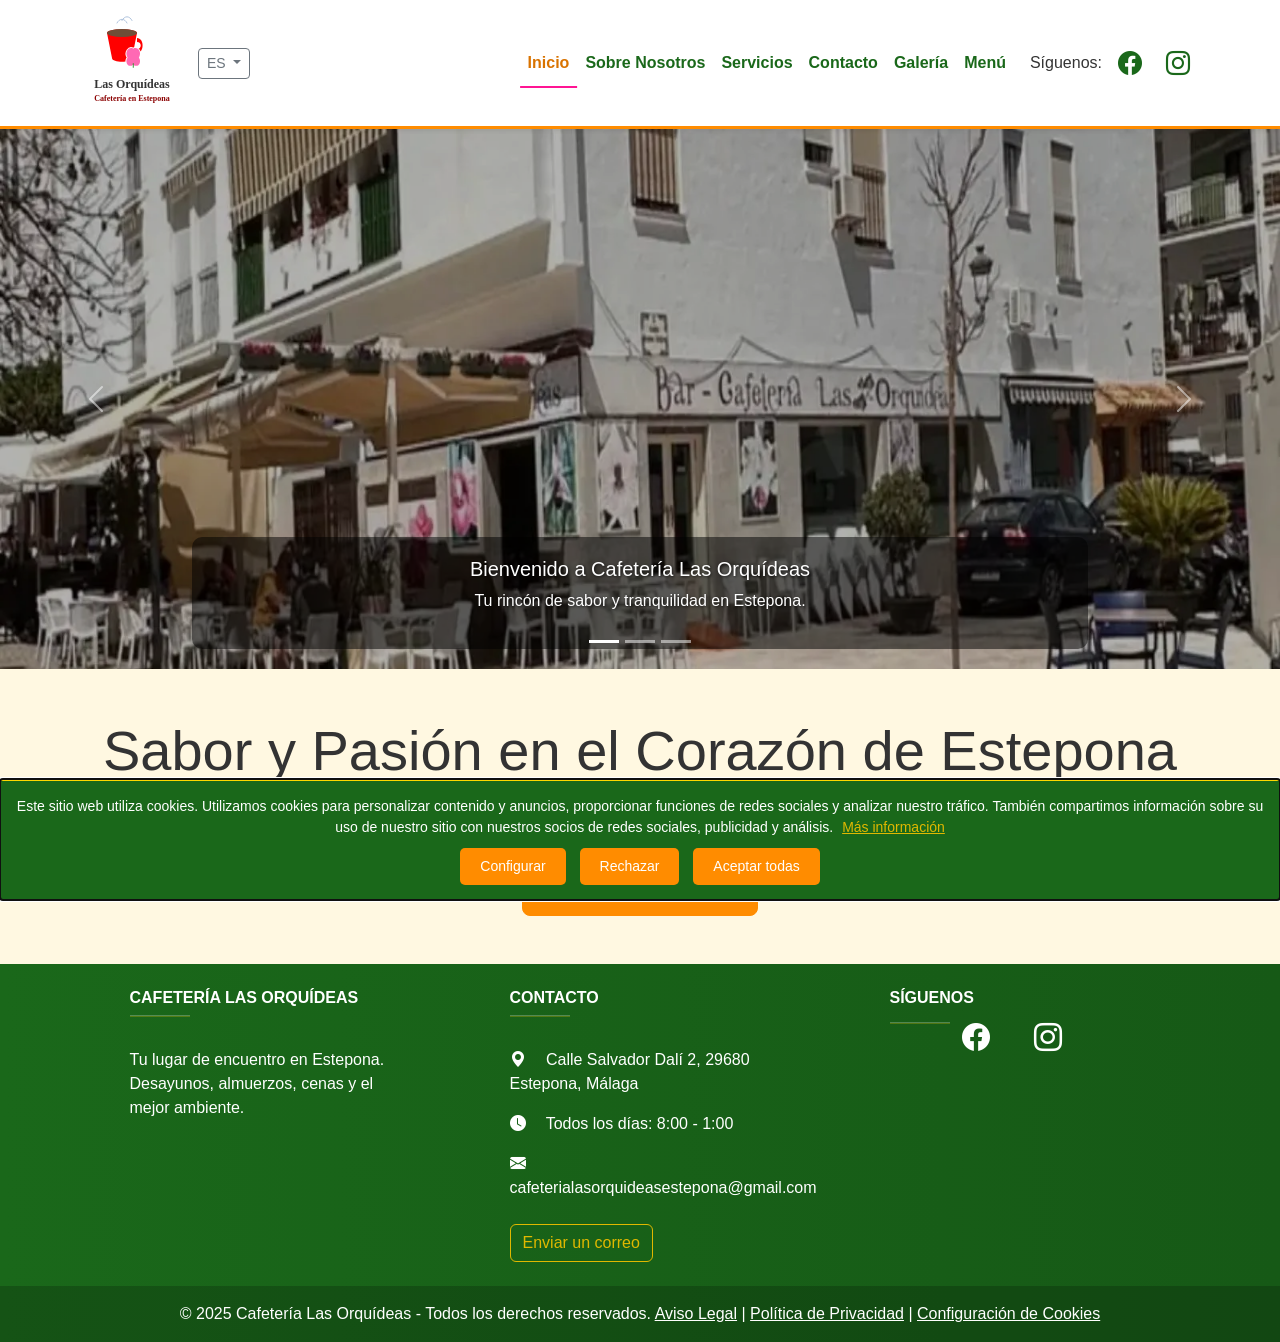
<file: index.html>
<!DOCTYPE html>
<html lang="es">
<head>
    <meta charset="UTF-8">
    <meta name="viewport" content="width=device-width, initial-scale=1.0">
    <title>Cafetería Las Orquídeas - Estepona</title>
    <meta name="description" content="Descubre Cafetería Las Orquídeas en Estepona, junto al Orquidario. Disfruta de desayunos, tapas, almuerzos y cenas en un ambiente familiar. ¡Te esperamos!">
    <meta name="keywords" content="cafetería Estepona, bar de tapas, desayunos Estepona, comer en Estepona, Las Orquídeas, café, restaurante español">
    <meta name="author" content="Cafetería Las Orquídeas">
    <!-- Open Graph / Facebook -->
    <meta property="og:type" content="website">
    <meta property="og:url" content="https://cafeterialasorquideasestepona.pages.dev/index.html">
    <meta property="og:title" content="Cafetería Las Orquídeas - Estepona">
    <meta property="og:description" content="Descubre Cafetería Las Orquídeas en Estepona, junto al Orquidario. Disfruta de desayunos, tapas, almuerzos y cenas en un ambiente familiar. ¡Te esperamos!">
    <meta property="og:image" content="https://cafeterialasorquideasestepona.pages.dev/imagenes/cafefuera.webp">

    <link href="https://cdn.jsdelivr.net/npm/bootstrap@5.3.3/dist/css/bootstrap.min.css" rel="stylesheet">
    <link rel="stylesheet" href="https://cdn.jsdelivr.net/npm/bootstrap-icons@1.11.3/font/bootstrap-icons.min.css">
    <link rel="stylesheet" href="css/style.css">
    <!-- Schema Markup (JSON-LD) para la Cafetería -->
    <script type="application/ld+json">
    {
      "@context": "https://schema.org",
      "@type": "CafeOrCoffeeShop",
      "name": "Cafetería Las Orquídeas",
      "image": "https://cafeterialasorquideasestepona.pages.dev/imagenes/cafefuera.webp",
      "@id": "https://cafeterialasorquideasestepona.pages.dev",
      "url": "https://cafeterialasorquideasestepona.pages.dev",
      "priceRange": "€€",
      "menu": "https://cafeterialasorquideasestepona.pages.dev/menu.html",
      "servesCuisine": "Española",
      "address": {
        "@type": "PostalAddress",
        "streetAddress": "Calle Salvador Dalí, 2",
        "addressLocality": "Estepona",
        "postalCode": "29680",
        "addressRegion": "Málaga",
        "addressCountry": "ES"
      },
      "geo": {
        "@type": "GeoCoordinates",
        "latitude": 36.4269,
        "longitude": -5.153
      },
      "openingHoursSpecification": {
        "@type": "OpeningHoursSpecification",
        "dayOfWeek": [
          "Monday",
          "Tuesday",
          "Wednesday",
          "Thursday",
          "Friday",
          "Saturday",
          "Sunday"
        ],
        "opens": "08:00",
        "closes": "01:00"
      }
    }
    </script>
</head>
<body>

    <!-- Header y Menú de Navegación -->
    <header class="sticky-top">
        <nav class="navbar navbar-expand-lg navbar-light bg-light shadow-sm">
            <div class="container">
                <a class="navbar-brand" href="index.html">
                    <img src="imagenes/logo.svg" alt="Logo Cafetería Las Orquídeas" width="100">
                </a>
                <!-- Selector de idioma y Toggler para móviles -->
                <div class="d-flex align-items-center">
                    <div class="dropdown me-2">
                        <button class="btn btn-outline-secondary btn-sm dropdown-toggle" type="button" id="language-switcher" data-bs-toggle="dropdown" aria-expanded="false">
                            <span id="current-lang-display">ES</span>
                        </button>
                        <ul class="dropdown-menu dropdown-menu-end" aria-labelledby="language-switcher">
                            <li><a class="dropdown-item" href="#" data-lang="es">ES</a></li>
                            <li><a class="dropdown-item" href="#" data-lang="en">EN</a></li>
                        </ul>
                    </div>
                <button class="navbar-toggler" type="button" data-bs-toggle="collapse" data-bs-target="#navbarNav" aria-controls="navbarNav" aria-expanded="false" aria-label="Toggle navigation">
                    <span class="navbar-toggler-icon"></span>
                </button>
                </div>
                <div class="collapse navbar-collapse" id="navbarNav">
                    <ul class="navbar-nav ms-auto">
                        <li class="nav-item"><a class="nav-link active" href="index.html" data-i18n="nav_home">Inicio</a></li>
                        <li class="nav-item"><a class="nav-link" href="sobre-nosotros.html" data-i18n="nav_about">Sobre Nosotros</a></li>
                        <li class="nav-item"><a class="nav-link" href="servicios.html" data-i18n="nav_services">Servicios</a></li>
                        <li class="nav-item"><a class="nav-link" href="contacto.html" data-i18n="nav_contact">Contacto</a></li>
                        <li class="nav-item"><a class="nav-link" href="galeria.html" data-i18n="nav_gallery">Galería</a></li>
                        <li class="nav-item"><a class="nav-link" href="menu.html" data-i18n="nav_menu">Menú</a></li>
                    </ul>
                    <div class="d-flex align-items-center ms-lg-3 mt-2 mt-lg-0">
                        <span class="me-2" data-i18n="follow_us">Síguenos:</span>
                        <a href="https://www.facebook.com/share/1Si8FLVas2/" target="_blank" class="nav-link me-2 social-icon"><i class="bi bi-facebook fs-4"></i></a>
                        <a href="https://www.instagram.com/cafeterialasorquideas?igsh=MTlsajF0eG0wczdncg==" target="_blank" class="nav-link social-icon"><i class="bi bi-instagram fs-4"></i></a>
                    </div>
                </div>
            </div>
        </nav>
    </header>

    <main>
        <!-- Carrusel de Imágenes -->
        <div id="heroCarousel" class="carousel slide" data-bs-ride="carousel">
            <div class="carousel-indicators">
                <button type="button" data-bs-target="#heroCarousel" data-bs-slide-to="0" class="active" aria-current="true" aria-label="Slide 1"></button>
                <button type="button" data-bs-target="#heroCarousel" data-bs-slide-to="1" aria-label="Slide 2"></button>
                <button type="button" data-bs-target="#heroCarousel" data-bs-slide-to="2" aria-label="Slide 3"></button>
            </div>
            <div class="carousel-inner">
                <div class="carousel-item active">
                    <img src="imagenes/cafebar.webp" class="d-block w-100" alt="Exteriores de la cafetería" decoding="async">
                    <div class="carousel-caption">
                        <h5 data-i18n="carousel_welcome_title">Bienvenido a Cafetería Las Orquídeas</h5>
                        <p data-i18n="carousel_welcome_text">Tu rincón de sabor y tranquilidad en Estepona.</p>
                    </div>
                </div>
                <div class="carousel-item">
                    <img src="imagenes/desayunotipico.png" class="d-block w-100" alt="Tostadas, tomate y aceite de oliva" loading="lazy" decoding="async">
                    <div class="carousel-caption">
                        <h5 data-i18n="carousel_breakfast_title">Desayunos y Meriendas</h5>
                        <p data-i18n="carousel_breakfast_text">Disfruta de nuestro café de especialidad y desayuno típico español.</p>
                    </div>
                </div>
                <div class="carousel-item">
                    <img src="imagenes/orchidarium.webp" class="d-block w-100" alt="Orquidario de Estepona con sus jardines y cúpulas" loading="lazy" decoding="async">
                    <div class="carousel-caption">
                        <h5 data-i18n="carousel_location_title">Ubicación Privilegiada</h5>
                        <p data-i18n="carousel_location_text">Junto al Orquidario, con vistas a preciosos jardines.</p>
                    </div>
                </div>
            </div>
            <button class="carousel-control-prev" type="button" data-bs-target="#heroCarousel" data-bs-slide="prev">
                <span class="carousel-control-prev-icon" aria-hidden="true"></span>
                <span class="visually-hidden">Anterior</span>
            </button>
            <button class="carousel-control-next" type="button" data-bs-target="#heroCarousel" data-bs-slide="next">
                <span class="carousel-control-next-icon" aria-hidden="true"></span>
                <span class="visually-hidden">Siguiente</span>
            </button>
        </div>

        <!-- Sección de Bienvenida -->
        <section class="container my-5 text-center">
            <h1 class="display-4" data-i18n="welcome_title">Sabor y Pasión en el Corazón de Estepona</h1>
            <p class="lead" data-i18n="welcome_text">Te invitamos a descubrir un lugar donde la tradición de la comida española se encuentra con un ambiente acogedor y familiar. Perfecto para cada momento del día.</p>
            <a href="servicios.html" class="btn btn-primary btn-lg" data-i18n="welcome_button">Ver Nuestros Servicios</a>
        </section>
    </main>

    <!-- Footer -->
    <footer class="bg-dark text-white pt-4">
        <div class="container text-center text-md-start">
            <div class="row">
                <div class="col-md-4 col-lg-3 mx-auto mb-4">
                    <h6 class="text-uppercase fw-bold" data-i18n="footer_title">Cafetería Las Orquídeas</h6>
                    <hr class="mb-4 mt-0 d-inline-block mx-auto" style="width: 60px; background-color: #ffc107; height: 2px"/>
                    <p data-i18n="footer_description">Tu lugar de encuentro en Estepona. Desayunos, almuerzos, cenas y el mejor ambiente.</p>
                </div>
                <div class="col-md-4 col-lg-3 mx-auto mb-4">
                    <h6 class="text-uppercase fw-bold" data-i18n="footer_contact_title">Contacto</h6>
                    <hr class="mb-4 mt-0 d-inline-block mx-auto" style="width: 60px; background-color: #ffc107; height: 2px"/>
                    <p data-i18n="footer_contact_address"><i class="bi bi-geo-alt-fill me-3"></i>Calle Salvador Dalí 2, 29680 Estepona, Málaga</p>
                    <p data-i18n="footer_contact_hours"><i class="bi bi-clock-fill me-3"></i>Todos los días: 8:00 - 1:00</p>
                    <p><i class="bi bi-envelope-fill me-3"></i>cafeterialasorquideasestepona@gmail.com</p>
                    <a href="mailto:cafeterialasorquideasestepona@gmail.com" class="btn btn-outline-warning mt-2" data-i18n="footer_contact_email_button">Enviar un correo</a>
                </div>
                <div class="col-md-4 col-lg-3 mx-auto mb-md-0 mb-4">
                    <h6 class="text-uppercase fw-bold" data-i18n="footer_follow_title">Síguenos</h6>
                    <hr class="mb-4 mt-0 d-inline-block mx-auto" style="width: 60px; background-color: #ffc107; height: 2px"/>
                    <a href="https://www.facebook.com/share/1Si8FLVas2/" target="_blank" class="text-white me-4 social-icon"><i class="bi bi-facebook fs-3"></i></a>
                    <a href="https://www.instagram.com/cafeterialasorquideas?igsh=MTlsajF0eG0wczdncg==" target="_blank" class="text-white social-icon"><i class="bi bi-instagram fs-3"></i></a>
                </div>
            </div>
        </div>
        <div class="text-center p-3" style="background-color: rgba(0, 0, 0, 0.2);">
            <span data-i18n="footer_copyright">© 2025 Cafetería Las Orquídeas - Todos los derechos reservados.</span>
            <a class="text-white" href="aviso-legal.html" data-i18n="footer_legal">Aviso Legal</a> |
            <a class="text-white" href="politica-privacidad.html" data-i18n="footer_privacy">Política de Privacidad</a> |
            <a class="text-white" href="configurar-cookies.html" id="cookie-settings" data-i18n="footer_cookies_settings">Configuración de Cookies</a>
        </div>
    </footer>

   <!-- Banner de Cookies -->
<div id="cookie-banner" class="cookie-banner" role="dialog" aria-label="Aviso de cookies" aria-modal="true" tabindex="-1">
  <div class="cookie-text">
    <span data-i18n="cookie_banner_text">Este sitio web utiliza cookies. Utilizamos cookies para personalizar contenido y anuncios, proporcionar funciones de redes sociales y analizar nuestro tráfico. También compartimos información sobre su uso de nuestro sitio con nuestros socios de redes sociales, publicidad y análisis.</span>
    <a href="informacion-cookies.html" data-i18n="cookie_banner_more_info">Más información</a>
  </div>
  <div class="cookie-buttons">
    <button id="config-cookies" class="cookie-btn" data-i18n="cookie_banner_config">Configurar</button>
    <button id="reject-cookies" class="cookie-btn" data-i18n="cookie_banner_reject">Rechazar</button>
    <button id="accept-cookies" class="cookie-btn" data-i18n="cookie_banner_accept">Aceptar todas</button>
  </div>
</div>

    </div>

    <script src="https://cdn.jsdelivr.net/npm/bootstrap@5.3.3/dist/js/bootstrap.bundle.min.js"></script>
    <script src="js/main.js"></script>
</body>
</html>
</file>
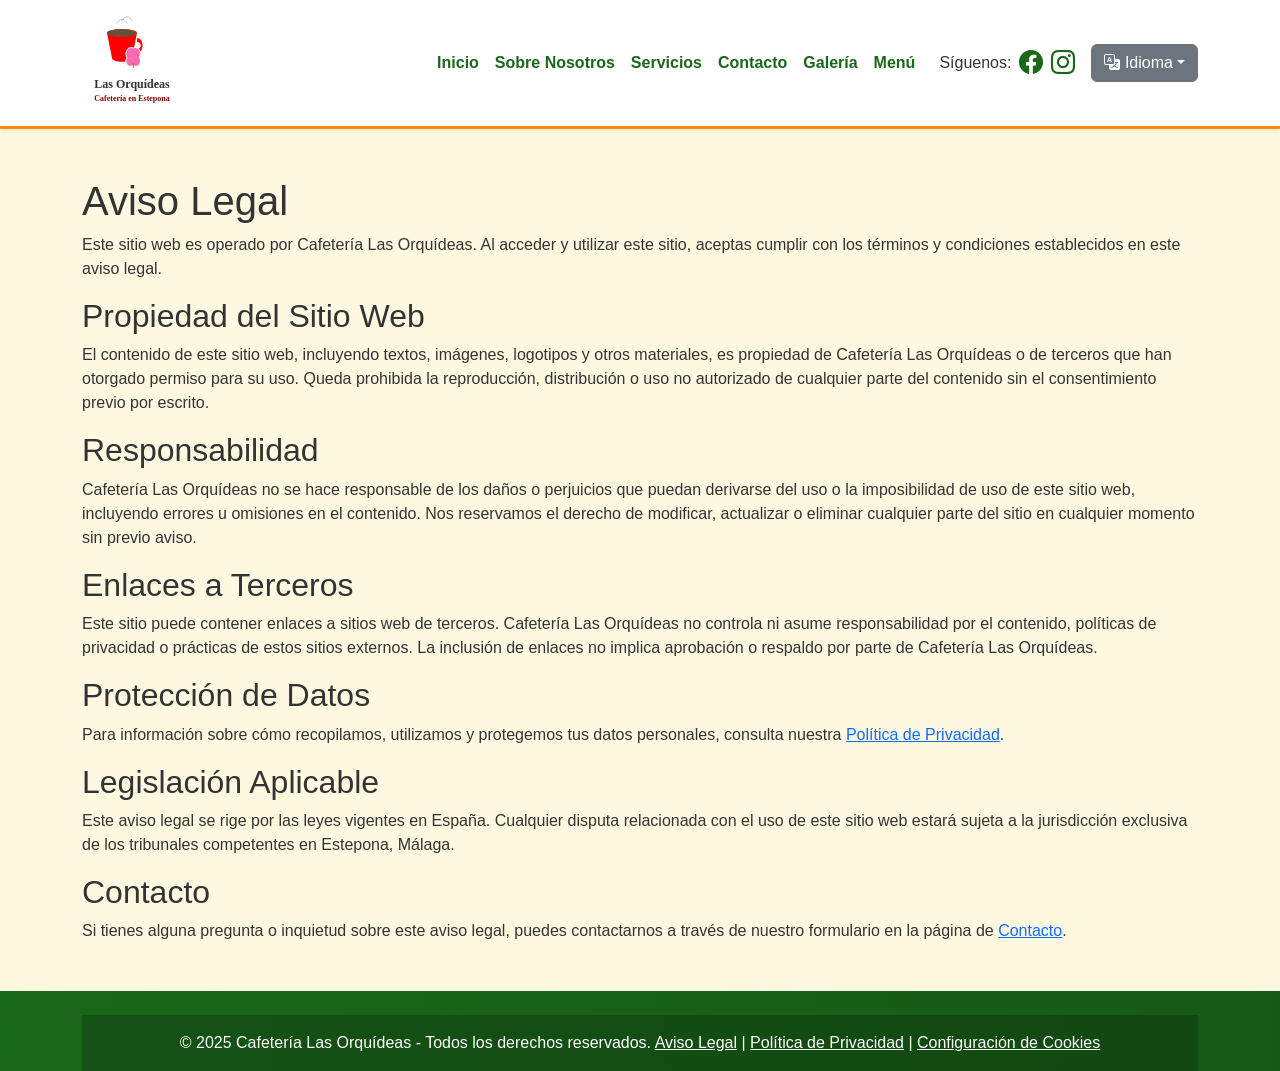
<file: aviso-legal.html>
<!DOCTYPE html>
<html lang="es">
<head>
    <meta charset="UTF-8">
    <meta name="viewport" content="width=device-width, initial-scale=1.0">
    <title>Aviso Legal - Cafetería Las Orquídeas</title>
    <link href="https://cdn.jsdelivr.net/npm/bootstrap@5.3.3/dist/css/bootstrap.min.css" rel="stylesheet">
    <link rel="stylesheet" href="https://cdn.jsdelivr.net/npm/bootstrap-icons@1.11.3/font/bootstrap-icons.min.css">
    <link rel="stylesheet" href="css/style.css">
</head>
<body>
    <!-- Header y Menú de Navegación -->
    <header class="sticky-top">
        <nav class="navbar navbar-expand-lg navbar-light bg-light shadow-sm">
            <div class="container">
                <a class="navbar-brand" href="index.html">
                    <img src="imagenes/logo.svg" alt="Logo Cafetería Las Orquídeas" width="100">
                </a>
                <button class="navbar-toggler" type="button" data-bs-toggle="collapse" data-bs-target="#navbarNav" aria-controls="navbarNav" aria-expanded="false" aria-label="Toggle navigation">
                    <span class="navbar-toggler-icon"></span>
                </button>
                <div class="collapse navbar-collapse" id="navbarNav">
                    <ul class="navbar-nav ms-auto">
                        <li class="nav-item"><a class="nav-link" href="index.html" data-i18n="nav_home">Inicio</a></li>
                        <li class="nav-item"><a class="nav-link" href="sobre-nosotros.html" data-i18n="nav_about">Sobre Nosotros</a></li>
                        <li class="nav-item"><a class="nav-link" href="servicios.html" data-i18n="nav_services">Servicios</a></li>
                        <li class="nav-item"><a class="nav-link" href="contacto.html" data-i18n="nav_contact">Contacto</a></li>
                        <li class="nav-item"><a class="nav-link" href="galeria.html" data-i18n="nav_gallery">Galería</a></li>
                        <li class="nav-item"><a class="nav-link" href="menu.html" data-i18n="nav_menu">Menú</a></li>
                    </ul>
                    <div class="d-flex align-items-center ms-lg-3 mt-2 mt-lg-0">
                        <span class="me-2" data-i18n="follow_us">Síguenos:</span>
                        <a href="https://www.facebook.com/share/1Si8FLVas2/" target="_blank" class="nav-link me-2"><i class="bi bi-facebook fs-4"></i></a>
                        <a href="https://www.instagram.com/cafeterialasorquideas?igsh=MTlsajF0eG0wczdncg==" target="_blank" class="nav-link"><i class="bi bi-instagram fs-4"></i></a>
                    </div>
                    <!-- Selector de idioma -->
                    <div class="dropdown ms-lg-3 mt-2 mt-lg-0">
                        <button class="btn btn-secondary dropdown-toggle" type="button" id="language-switcher" data-bs-toggle="dropdown" aria-expanded="false" data-i18n="language_button">
                            <i class="bi bi-translate"></i> Idioma
                        </button>
                        <ul class="dropdown-menu" aria-labelledby="language-switcher">
                            <li><a class="dropdown-item" href="#" data-lang="es">Español</a></li>
                            <li><a class="dropdown-item" href="#" data-lang="en">English</a></li>
                        </ul>
                    </div>
                </div>
            </div>
        </nav>
    </header>

    <main class="container my-5">
        <h1 data-i18n="legal_notice_title">Aviso Legal</h1>
        <p data-i18n="legal_notice_p1">Este sitio web es operado por Cafetería Las Orquídeas. Al acceder y utilizar este sitio, aceptas cumplir con los términos y condiciones establecidos en este aviso legal.</p>
        <h2 data-i18n="legal_notice_h2_property">Propiedad del Sitio Web</h2>
        <p data-i18n="legal_notice_p2_property">El contenido de este sitio web, incluyendo textos, imágenes, logotipos y otros materiales, es propiedad de Cafetería Las Orquídeas o de terceros que han otorgado permiso para su uso. Queda prohibida la reproducción, distribución o uso no autorizado de cualquier parte del contenido sin el consentimiento previo por escrito.</p>
        <h2 data-i18n="legal_notice_h2_liability">Responsabilidad</h2>
        <p data-i18n="legal_notice_p3_liability">Cafetería Las Orquídeas no se hace responsable de los daños o perjuicios que puedan derivarse del uso o la imposibilidad de uso de este sitio web, incluyendo errores u omisiones en el contenido. Nos reservamos el derecho de modificar, actualizar o eliminar cualquier parte del sitio en cualquier momento sin previo aviso.</p>
        <h2 data-i18n="legal_notice_h2_links">Enlaces a Terceros</h2>
        <p data-i18n="legal_notice_p4_links">Este sitio puede contener enlaces a sitios web de terceros. Cafetería Las Orquídeas no controla ni asume responsabilidad por el contenido, políticas de privacidad o prácticas de estos sitios externos. La inclusión de enlaces no implica aprobación o respaldo por parte de Cafetería Las Orquídeas.</p>
        <h2 data-i18n="legal_notice_h2_data">Protección de Datos</h2>
        <p data-i18n="legal_notice_p5_data">Para información sobre cómo recopilamos, utilizamos y protegemos tus datos personales, consulta nuestra <a href="politica-privacidad.html">Política de Privacidad</a>.</p>
        <h2 data-i18n="legal_notice_h2_law">Legislación Aplicable</h2>
        <p data-i18n="legal_notice_p6_law">Este aviso legal se rige por las leyes vigentes en España. Cualquier disputa relacionada con el uso de este sitio web estará sujeta a la jurisdicción exclusiva de los tribunales competentes en Estepona, Málaga.</p>
        <h2 data-i18n="legal_notice_h2_contact">Contacto</h2>
        <p data-i18n="legal_notice_p7_contact">Si tienes alguna pregunta o inquietud sobre este aviso legal, puedes contactarnos a través de nuestro formulario en la página de <a href="contacto.html">Contacto</a>.</p>
    </main>

    <!-- Footer -->
    <footer class="bg-dark text-white pt-4">
        <div class="container text-center text-md-start">
            <div class="text-center p-3" style="background-color: rgba(0, 0, 0, 0.2);">
                <span data-i18n="footer_copyright">© 2025 Cafetería Las Orquídeas - Todos los derechos reservados.</span>
                <a class="text-white" href="aviso-legal.html" data-i18n="footer_legal">Aviso Legal</a> |
                <a class="text-white" href="politica-privacidad.html" data-i18n="footer_privacy">Política de Privacidad</a> |
                <a class="text-white" href="configurar-cookies.html" id="cookie-settings" data-i18n="footer_cookies_settings">Configuración de Cookies</a>
            </div>
        </div>
    </footer>

    <script src="https://cdn.jsdelivr.net/npm/bootstrap@5.3.3/dist/js/bootstrap.bundle.min.js"></script>
    <script src="js/main.js"></script>
</body>
</html>
</file>
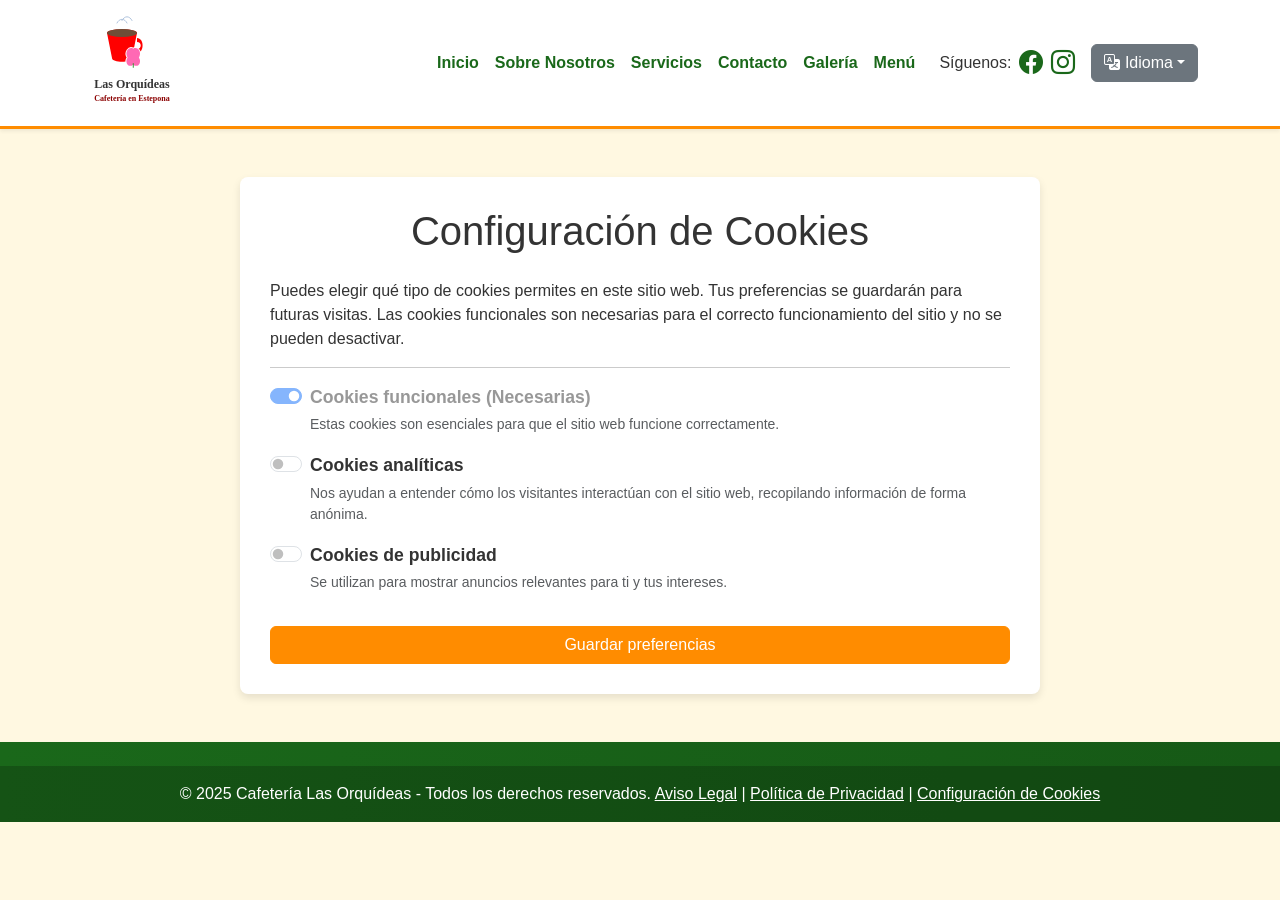
<file: configurar-cookies.html>
<!DOCTYPE html>
<html lang="es">
<head>
    <meta charset="UTF-8">
    <meta name="viewport" content="width=device-width, initial-scale=1.0">
    <title>Configurar Cookies - Cafetería Las Orquídeas</title>
    <link href="https://cdn.jsdelivr.net/npm/bootstrap@5.3.3/dist/css/bootstrap.min.css" rel="stylesheet">
    <link rel="stylesheet" href="https://cdn.jsdelivr.net/npm/bootstrap-icons@1.11.3/font/bootstrap-icons.min.css">
    <link rel="stylesheet" href="css/style.css">
    <style>
        .cookie-config-container {
            max-width: 800px;
            background: white;
            padding: 30px;
            border-radius: 8px;
            box-shadow: 0 4px 8px rgba(0, 0, 0, 0.1);
        }
        #cookie-form {
            display: flex;
            flex-direction: column;
            gap: 15px;
        }
        .form-check-label {
            font-size: 1.1rem;
        }
    </style>
</head>
<body>
    <!-- Header y Menú de Navegación -->
    <header class="sticky-top">
        <nav class="navbar navbar-expand-lg navbar-light bg-light shadow-sm">
            <div class="container">
                <a class="navbar-brand" href="index.html">
                    <img src="imagenes/logo.svg" alt="Logo Cafetería Las Orquídeas" width="100">
                </a>
                <button class="navbar-toggler" type="button" data-bs-toggle="collapse" data-bs-target="#navbarNav" aria-controls="navbarNav" aria-expanded="false" aria-label="Toggle navigation">
                    <span class="navbar-toggler-icon"></span>
                </button>
                <div class="collapse navbar-collapse" id="navbarNav">
                    <ul class="navbar-nav ms-auto">
                        <li class="nav-item"><a class="nav-link" href="index.html" data-i18n="nav_home">Inicio</a></li>
                        <li class="nav-item"><a class="nav-link" href="sobre-nosotros.html" data-i18n="nav_about">Sobre Nosotros</a></li>
                        <li class="nav-item"><a class="nav-link" href="servicios.html" data-i18n="nav_services">Servicios</a></li>
                        <li class="nav-item"><a class="nav-link" href="contacto.html" data-i18n="nav_contact">Contacto</a></li>
                        <li class="nav-item"><a class="nav-link" href="galeria.html" data-i18n="nav_gallery">Galería</a></li>
                        <li class="nav-item"><a class="nav-link" href="menu.html" data-i18n="nav_menu">Menú</a></li>
                    </ul>
                    <div class="d-flex align-items-center ms-lg-3 mt-2 mt-lg-0">
                        <span class="me-2" data-i18n="follow_us">Síguenos:</span>
                        <a href="https://www.facebook.com/share/1Si8FLVas2/" target="_blank" class="nav-link me-2"><i class="bi bi-facebook fs-4"></i></a>
                        <a href="https://www.instagram.com/cafeterialasorquideas?igsh=MTlsajF0eG0wczdncg==" target="_blank" class="nav-link"><i class="bi bi-instagram fs-4"></i></a>
                    </div>
                    <!-- Selector de idioma -->
                    <div class="dropdown ms-lg-3 mt-2 mt-lg-0">
                        <button class="btn btn-secondary dropdown-toggle" type="button" id="language-switcher" data-bs-toggle="dropdown" aria-expanded="false" data-i18n="language_button">
                            <i class="bi bi-translate"></i> Idioma
                        </button>
                        <ul class="dropdown-menu" aria-labelledby="language-switcher">
                            <li><a class="dropdown-item" href="#" data-lang="es">Español</a></li>
                            <li><a class="dropdown-item" href="#" data-lang="en">English</a></li>
                        </ul>
                    </div>
                </div>
            </div>
        </nav>
    </header>

    <main class="container my-5">
        <div class="cookie-config-container mx-auto">
            <h1 class="text-center mb-4" data-i18n="cookies_config_title">Configuración de Cookies</h1>
            <p data-i18n="cookies_config_p1">Puedes elegir qué tipo de cookies permites en este sitio web. Tus preferencias se guardarán para futuras visitas. Las cookies funcionales son necesarias para el correcto funcionamiento del sitio y no se pueden desactivar.</p>
            <hr>
            <form id="cookie-form">
                <div class="form-check form-switch">
                    <input class="form-check-input" type="checkbox" id="functional" name="functional" checked disabled>
                    <label class="form-check-label" for="functional"><strong data-i18n="cookies_config_functional_title">Cookies funcionales (Necesarias)</strong></label>
                    <small class="form-text text-muted d-block" data-i18n="cookies_config_functional_text">Estas cookies son esenciales para que el sitio web funcione correctamente.</small>
                </div>
                <div class="form-check form-switch">
                    <input class="form-check-input" type="checkbox" id="analytics" name="analytics">
                    <label class="form-check-label" for="analytics"><strong data-i18n="cookies_config_analytics_title">Cookies analíticas</strong></label>
                    <small class="form-text text-muted d-block" data-i18n="cookies_config_analytics_text">Nos ayudan a entender cómo los visitantes interactúan con el sitio web, recopilando información de forma anónima.</small>
                </div>
                <div class="form-check form-switch">
                    <input class="form-check-input" type="checkbox" id="advertising" name="advertising">
                    <label class="form-check-label" for="advertising"><strong data-i18n="cookies_config_advertising_title">Cookies de publicidad</strong></label>
                    <small class="form-text text-muted d-block" data-i18n="cookies_config_advertising_text">Se utilizan para mostrar anuncios relevantes para ti y tus intereses.</small>
                </div>
                <button type="submit" class="btn btn-primary mt-3" data-i18n="cookies_config_save_button">Guardar preferencias</button>
            </form>
        </div>
    </main>

    <!-- Footer -->
    <footer class="bg-dark text-white pt-4">
        <div class="container text-center text-md-start">
            <div class="row">
                <!-- El footer completo no es necesario en esta página, solo los enlaces legales -->
            </div>
        </div>
        <div class="text-center p-3" style="background-color: rgba(0, 0, 0, 0.2);">
            <span data-i18n="footer_copyright">© 2025 Cafetería Las Orquídeas - Todos los derechos reservados.</span>
            <a class="text-white" href="aviso-legal.html" data-i18n="footer_legal">Aviso Legal</a> |
            <a class="text-white" href="politica-privacidad.html" data-i18n="footer_privacy">Política de Privacidad</a> |
            <a class="text-white" href="configurar-cookies.html" id="cookie-settings" data-i18n="footer_cookies_settings">Configuración de Cookies</a>
        </div>
    </footer>

    <script src="https://cdn.jsdelivr.net/npm/bootstrap@5.3.3/dist/js/bootstrap.bundle.min.js"></script>
    <script src="js/main.js"></script>
    <script>
        document.getElementById('cookie-form').addEventListener('submit', function(event) {
            event.preventDefault();

            const preferences = {
                functional: document.querySelector('input[name="functional"]').checked,
                analytics: document.querySelector('input[name="analytics"]').checked, // Este es el ID del input
                advertising: document.querySelector('input[name="advertising"]').checked // Este es el ID del input
            };

            localStorage.setItem('cookiePreferences', JSON.stringify(preferences));

            // Establecer una preferencia para ocultar el banner en futuras visitas
            localStorage.setItem('cookiePreference', 'configured');
            // Indicar que el banner debe ser ocultado en la siguiente carga de página
            sessionStorage.setItem('hideCookieBanner', 'true');

            // Redirigir a la página de inicio para que los cambios surtan efecto
            window.location.href = 'index.html';
        });
    </script>
</body>
</html>
</file>
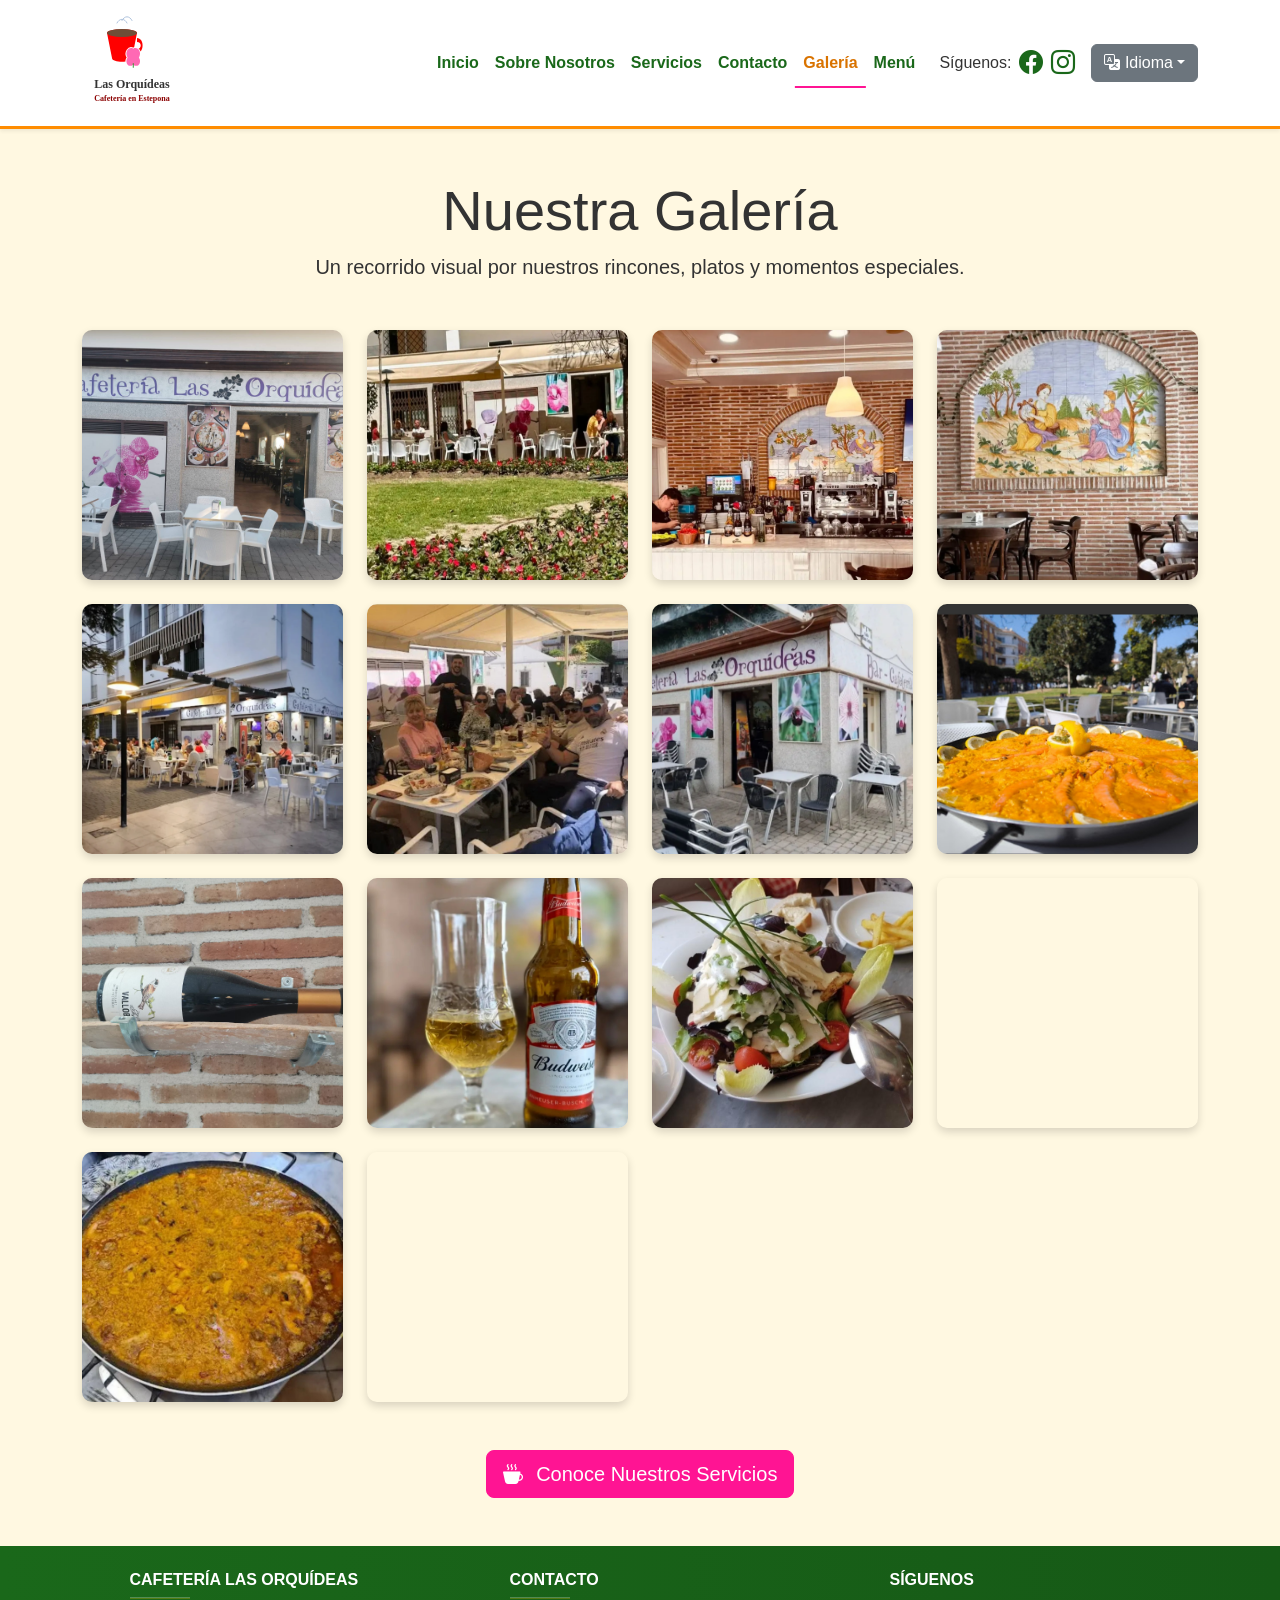
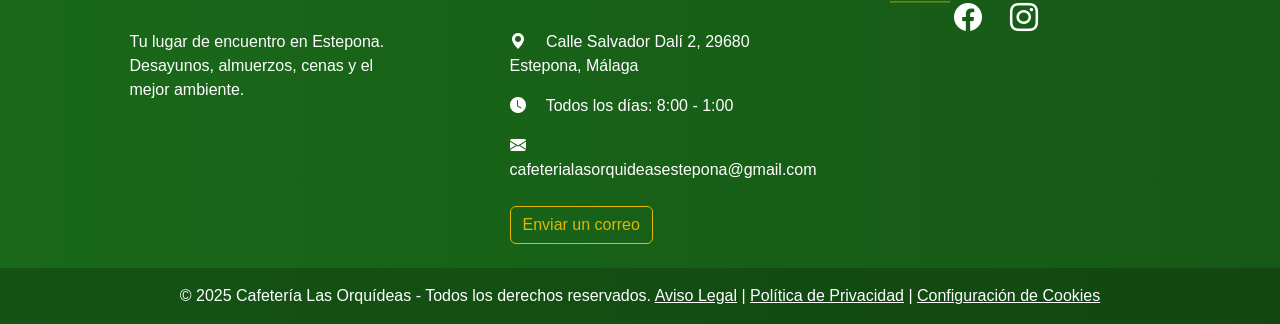
<file: galeria.html>
<!DOCTYPE html>
<html lang="es">
<head>
    <meta charset="UTF-8">
    <meta name="viewport" content="width=device-width, initial-scale=1.0">
<title>Galería - Cafetería Las Orquídeas</title>
    <meta name="description" content="Navega por la galería de imágenes de Cafetería Las Orquídeas. Un recorrido visual por nuestros rincones, platos y momentos especiales en Estepona.">
    <meta name="keywords" content="galería, fotos cafetería, imágenes platos, ambiente, decoración, Estepona">
    <meta name="author" content="Cafetería Las Orquídeas">
    <link href="https://cdn.jsdelivr.net/npm/bootstrap@5.3.3/dist/css/bootstrap.min.css" rel="stylesheet">
    <link rel="stylesheet" href="https://cdn.jsdelivr.net/npm/bootstrap-icons@1.11.3/font/bootstrap-icons.min.css">
    <link rel="stylesheet" href="css/style.css">
    <!-- Schema Markup (JSON-LD) para la página -->
    <script type="application/ld+json">
    {
      "@context": "https://schema.org",
      "@type": "ImageGallery",
      "name": "Galería de Imágenes - Cafetería Las Orquídeas"
    }
    </script>
</head>
<body>
    
    <!-- Header y Menú de Navegación -->
    <header class="sticky-top">
        <nav class="navbar navbar-expand-lg navbar-light bg-light shadow-sm">
            <div class="container">
                <a class="navbar-brand" href="index.html">
                    <img src="imagenes/logo.svg" alt="Logo Cafetería Las Orquídeas" width="100">
                </a>
                <button class="navbar-toggler" type="button" data-bs-toggle="collapse" data-bs-target="#navbarNav" aria-controls="navbarNav" aria-expanded="false" aria-label="Toggle navigation">
                    <span class="navbar-toggler-icon"></span>
                </button>
                <div class="collapse navbar-collapse" id="navbarNav">
                    <ul class="navbar-nav ms-auto">
                        <li class="nav-item"><a class="nav-link" href="index.html" data-i18n="nav_home">Inicio</a></li>
                        <li class="nav-item"><a class="nav-link" href="sobre-nosotros.html" data-i18n="nav_about">Sobre Nosotros</a></li>
                        <li class="nav-item"><a class="nav-link" href="servicios.html" data-i18n="nav_services">Servicios</a></li>
                        <li class="nav-item"><a class="nav-link" href="contacto.html" data-i18n="nav_contact">Contacto</a></li>
                        <li class="nav-item"><a class="nav-link active" href="galeria.html" data-i18n="nav_gallery">Galería</a></li>
                        <li class="nav-item"><a class="nav-link" href="menu.html" data-i18n="nav_menu">Menú</a></li>
                    </ul>
                    <div class="d-flex align-items-center ms-lg-3 mt-2 mt-lg-0">
                        <span class="me-2" data-i18n="follow_us">Síguenos:</span>
                        <a href="https://www.facebook.com/share/1Si8FLVas2/" target="_blank" class="nav-link me-2"><i class="bi bi-facebook fs-4"></i></a>
                        <a href="https://www.instagram.com/cafeterialasorquideas?igsh=MTlsajF0eG0wczdncg==" target="_blank" class="nav-link"><i class="bi bi-instagram fs-4"></i></a>
                    </div>
                    <!-- Selector de idioma -->
                    <div class="dropdown ms-lg-3 mt-2 mt-lg-0">
                        <button class="btn btn-secondary dropdown-toggle" type="button" id="language-switcher" data-bs-toggle="dropdown" aria-expanded="false" data-i18n="language_button">
                            <i class="bi bi-translate"></i> Idioma
                        </button>
                        <ul class="dropdown-menu" aria-labelledby="language-switcher">
                            <li><a class="dropdown-item" href="#" data-lang="es">Español</a></li>
                            <li><a class="dropdown-item" href="#" data-lang="en">English</a></li>
                        </ul>
                    </div>
                </div>
            </div>
        </nav>
    </header>

    <main class="container my-5">
        <div class="text-center mb-5">
            <h1 class="display-4" data-i18n="gallery_title">Nuestra Galería</h1>
            <p class="lead" data-i18n="gallery_subtitle">Un recorrido visual por nuestros rincones, platos y momentos especiales.</p>
        </div>

        <div class="row g-4">
            <div class="col-lg-3 col-md-4 col-sm-6"><img src="imagenes/cafefuera.webp" alt="Cafetería Exterior" class="img-fluid gallery-img" loading="lazy" decoding="async"></div>
            <div class="col-lg-3 col-md-4 col-sm-6"><img src="imagenes/jardin.webp" alt="Vista al Jardín" class="img-fluid gallery-img" loading="lazy" decoding="async"></div>
            <div class="col-lg-3 col-md-4 col-sm-6"><img src="imagenes/cafeinterior.webp" alt="Barra interior de la cafetería con pared de ladrillo" class="img-fluid gallery-img" loading="lazy" decoding="async"></div>
            <div class="col-lg-3 col-md-4 col-sm-6"><img src="imagenes/decor.webp" alt="Mural de azulejos decorativo en la pared de ladrillo" class="img-fluid gallery-img" loading="lazy" decoding="async"></div>
            <div class="col-lg-3 col-md-4 col-sm-6"><img src="imagenes/cafeteria.webp" alt="Cafetería Ambiente" class="img-fluid gallery-img" loading="lazy" decoding="async"></div>
            <div class="col-lg-3 col-md-4 col-sm-6"><img src="imagenes/cena.webp" alt="Celebraciones" class="img-fluid gallery-img" loading="lazy" decoding="async"></div>
            <div class="col-lg-3 col-md-4 col-sm-6"><img src="imagenes/lasorquideas.webp" alt="Cafetería Las Orquídeas" class="img-fluid gallery-img" loading="lazy" decoding="async"></div>
            <div class="col-lg-3 col-md-4 col-sm-6"><img src="imagenes/paellagambas.webp" alt="Paella con Gambas" class="img-fluid gallery-img" loading="lazy" decoding="async"></div>
            <div class="col-lg-3 col-md-4 col-sm-6"><img src="imagenes/botellavino.webp" alt="Botella de Vino" class="img-fluid gallery-img" loading="lazy" decoding="async"></div>
            <div class="col-lg-3 col-md-4 col-sm-6"><img src="imagenes/budwiser.webp" alt="Budweiser" class="img-fluid gallery-img" loading="lazy" decoding="async"></div>
            <div class="col-lg-3 col-md-4 col-sm-6"><img src="imagenes/ensaladafresca.webp" alt="Ensalada Fresca" class="img-fluid gallery-img" loading="lazy" decoding="async"></div>
            <div class="col-lg-3 col-md-4 col-sm-6"><img src="imagenes/gambas.webp" alt="Gambas al ajillo" class="img-fluid gallery-img" loading="lazy" decoding="async"></div>
            <div class="col-lg-3 col-md-4 col-sm-6"><img src="imagenes/paella.webp" alt="Paella" class="img-fluid gallery-img" loading="lazy" decoding="async"></div>
            <div class="col-lg-3 col-md-4 col-sm-6"><img src="imagenes/patatas_gambas.webp" alt="Patatas con gambas" class="img-fluid gallery-img" loading="lazy" decoding="async"></div>
        </div>

        <!-- Botón para ir a Servicios -->
        <div class="text-center mt-5">
            <a href="servicios.html" class="btn btn-accent btn-lg" data-i18n="gallery_button_services">
                <i class="bi bi-cup-hot-fill me-2"></i>Conoce Nuestros Servicios
            </a>
        </div>
    </main>

    <!-- Footer -->
    <footer class="bg-dark text-white pt-4">
        <div class="container text-center text-md-start">
            <div class="row">
                <div class="col-md-4 col-lg-3 mx-auto mb-4">
                    <h6 class="text-uppercase fw-bold" data-i18n="footer_title">Cafetería Las Orquídeas</h6>
                    <hr class="mb-4 mt-0 d-inline-block mx-auto" style="width: 60px; background-color: #ffc107; height: 2px"/>
                    <p data-i18n="footer_description">Tu lugar de encuentro en Estepona. Desayunos, almuerzos, cenas y el mejor ambiente.</p>
                </div>
                <div class="col-md-4 col-lg-3 mx-auto mb-4">
                    <h6 class="text-uppercase fw-bold" data-i18n="footer_contact_title">Contacto</h6>
                    <hr class="mb-4 mt-0 d-inline-block mx-auto" style="width: 60px; background-color: #ffc107; height: 2px"/>
                    <p data-i18n="footer_contact_address"><i class="bi bi-geo-alt-fill me-3"></i>Calle Salvador Dalí 2, 29680 Estepona, Málaga</p>
                    <p data-i18n="footer_contact_hours"><i class="bi bi-clock-fill me-3"></i>Todos los días: 8:00 - 1:00</p>
                    <p><i class="bi bi-envelope-fill me-3"></i>cafeterialasorquideasestepona@gmail.com</p>
                    <a href="mailto:cafeterialasorquideasestepona@gmail.com" class="btn btn-outline-warning mt-2" data-i18n="footer_contact_email_button">Enviar un correo</a>
                </div>
                <div class="col-md-4 col-lg-3 mx-auto mb-md-0 mb-4">
                    <h6 class="text-uppercase fw-bold" data-i18n="footer_follow_title">Síguenos</h6>
                    <hr class="mb-4 mt-0 d-inline-block mx-auto" style="width: 60px; background-color: #ffc107; height: 2px"/>
                    <a href="https://www.facebook.com/share/1Si8FLVas2/" target="_blank" class="text-white me-4 fs-3"><i class="bi bi-facebook"></i></a>
                    <a href="https://www.instagram.com/cafeterialasorquideas?igsh=MTlsajF0eG0wczdncg==" target="_blank" class="text-white fs-3"><i class="bi bi-instagram"></i></a>
                </div>
            </div>
        </div>
        <div class="text-center p-3" style="background-color: rgba(0, 0, 0, 0.2);">
            <span data-i18n="footer_copyright">© 2025 Cafetería Las Orquídeas - Todos los derechos reservados.</span>
            <a class="text-white" href="aviso-legal.html" data-i18n="footer_legal">Aviso Legal</a> |
            <a class="text-white" href="politica-privacidad.html" data-i18n="footer_privacy">Política de Privacidad</a> |
            <a class="text-white" href="configurar-cookies.html" id="cookie-settings" data-i18n="footer_cookies_settings">Configuración de Cookies</a>
        </div>
    </footer>

    <script src="https://cdn.jsdelivr.net/npm/bootstrap@5.3.3/dist/js/bootstrap.bundle.min.js"></script>
    <script src="js/main.js"></script>
</body>
</html>
</file>
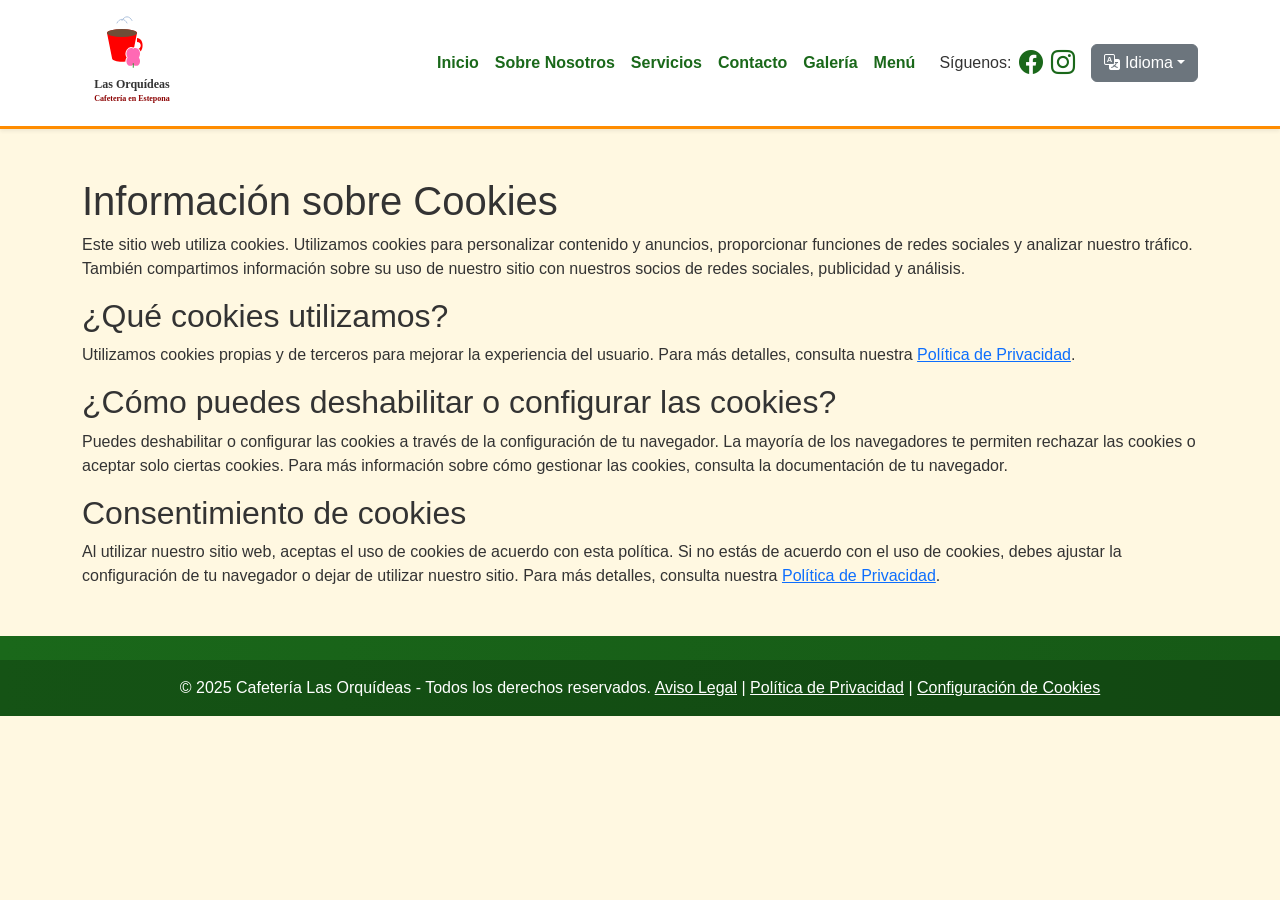
<file: informacion-cookies.html>
<!DOCTYPE html>
<html lang="es">
<head>
    <meta charset="UTF-8">
    <meta name="viewport" content="width=device-width, initial-scale=1.0">
    <title>Información sobre Cookies - Cafetería Las Orquídeas</title>
    <link href="https://cdn.jsdelivr.net/npm/bootstrap@5.3.3/dist/css/bootstrap.min.css" rel="stylesheet">
    <link rel="stylesheet" href="https://cdn.jsdelivr.net/npm/bootstrap-icons@1.11.3/font/bootstrap-icons.min.css">
    <link rel="stylesheet" href="css/style.css">
</head>
<body>
    <!-- Header y Menú de Navegación -->
    <header class="sticky-top">
        <nav class="navbar navbar-expand-lg navbar-light bg-light shadow-sm">
            <div class="container">
                <a class="navbar-brand" href="index.html">
                    <img src="imagenes/logo.svg" alt="Logo Cafetería Las Orquídeas" width="100">
                </a>
                <button class="navbar-toggler" type="button" data-bs-toggle="collapse" data-bs-target="#navbarNav" aria-controls="navbarNav" aria-expanded="false" aria-label="Toggle navigation">
                    <span class="navbar-toggler-icon"></span>
                </button>
                <div class="collapse navbar-collapse" id="navbarNav">
                    <ul class="navbar-nav ms-auto">
                        <li class="nav-item"><a class="nav-link" href="index.html" data-i18n="nav_home">Inicio</a></li>
                        <li class="nav-item"><a class="nav-link" href="sobre-nosotros.html" data-i18n="nav_about">Sobre Nosotros</a></li>
                        <li class="nav-item"><a class="nav-link" href="servicios.html" data-i18n="nav_services">Servicios</a></li>
                        <li class="nav-item"><a class="nav-link" href="contacto.html" data-i18n="nav_contact">Contacto</a></li>
                        <li class="nav-item"><a class="nav-link" href="galeria.html" data-i18n="nav_gallery">Galería</a></li>
                        <li class="nav-item"><a class="nav-link" href="menu.html" data-i18n="nav_menu">Menú</a></li>
                    </ul>
                    <div class="d-flex align-items-center ms-lg-3 mt-2 mt-lg-0">
                        <span class="me-2" data-i18n="follow_us">Síguenos:</span>
                        <a href="https://www.facebook.com/share/1Si8FLVas2/" target="_blank" class="nav-link me-2"><i class="bi bi-facebook fs-4"></i></a>
                        <a href="https://www.instagram.com/cafeterialasorquideas?igsh=MTlsajF0eG0wczdncg==" target="_blank" class="nav-link"><i class="bi bi-instagram fs-4"></i></a>
                    </div>
                    <!-- Selector de idioma -->
                    <div class="dropdown ms-lg-3 mt-2 mt-lg-0">
                        <button class="btn btn-secondary dropdown-toggle" type="button" id="language-switcher" data-bs-toggle="dropdown" aria-expanded="false" data-i18n="language_button">
                            <i class="bi bi-translate"></i> Idioma
                        </button>
                        <ul class="dropdown-menu" aria-labelledby="language-switcher">
                            <li><a class="dropdown-item" href="#" data-lang="es">Español</a></li>
                            <li><a class="dropdown-item" href="#" data-lang="en">English</a></li>
                        </ul>
                    </div>
                </div>
            </div>
        </nav>
    </header>

    <main class="container my-5">
        <h1 data-i18n="cookie_info_title">Información sobre Cookies</h1>
        <p data-i18n="cookie_banner_text">Utilizamos cookies para personalizar contenido y anuncios, proporcionar funciones de redes sociales y analizar nuestro tráfico. También compartimos información sobre su uso de nuestro sitio con nuestros socios de redes sociales, publicidad y análisis.</p>
        <h2 data-i18n="cookie_info_h2_what">¿Qué cookies utilizamos?</h2>
        <p data-i18n="cookie_info_p_what">Utilizamos cookies propias y de terceros para mejorar la experiencia del usuario. Para más detalles, consulta nuestra <a href="politica-privacidad.html">Política de Privacidad</a>.</p>
        <h2 data-i18n="cookie_info_h2_how">¿Cómo puedes deshabilitar o configurar las cookies?</h2>
        <p data-i18n="cookie_info_p_how">Puedes deshabilitar o configurar las cookies a través de la configuración de tu navegador. La mayoría de los navegadores te permiten rechazar las cookies o aceptar solo ciertas cookies. Para más información sobre cómo gestionar las cookies, consulta la documentación de tu navegador.</p>
        <h2 data-i18n="cookie_info_h2_consent">Consentimiento de cookies</h2>
        <p data-i18n="cookie_info_p_consent">Al utilizar nuestro sitio web, aceptas el uso de cookies de acuerdo con esta política. Si no estás de acuerdo con el uso de cookies, debes ajustar la configuración de tu navegador o dejar de utilizar nuestro sitio. Para más detalles, consulta nuestra <a href="politica-privacidad.html">Política de Privacidad</a>.</p>
    </main>

    <!-- Footer -->
    <footer class="bg-dark text-white pt-4">
        <div class="text-center p-3" style="background-color: rgba(0, 0, 0, 0.2);">
            <span data-i18n="footer_copyright">© 2025 Cafetería Las Orquídeas - Todos los derechos reservados.</span>
            <a class="text-white" href="aviso-legal.html" data-i18n="footer_legal">Aviso Legal</a> |
            <a class="text-white" href="politica-privacidad.html" data-i18n="footer_privacy">Política de Privacidad</a> |
            <a class="text-white" href="configurar-cookies.html" id="cookie-settings" data-i18n="footer_cookies_settings">Configuración de Cookies</a>
        </div>
    </footer>

    <script src="https://cdn.jsdelivr.net/npm/bootstrap@5.3.3/dist/js/bootstrap.bundle.min.js"></script>
    <script src="js/main.js"></script>
</body>
</html>
</file>
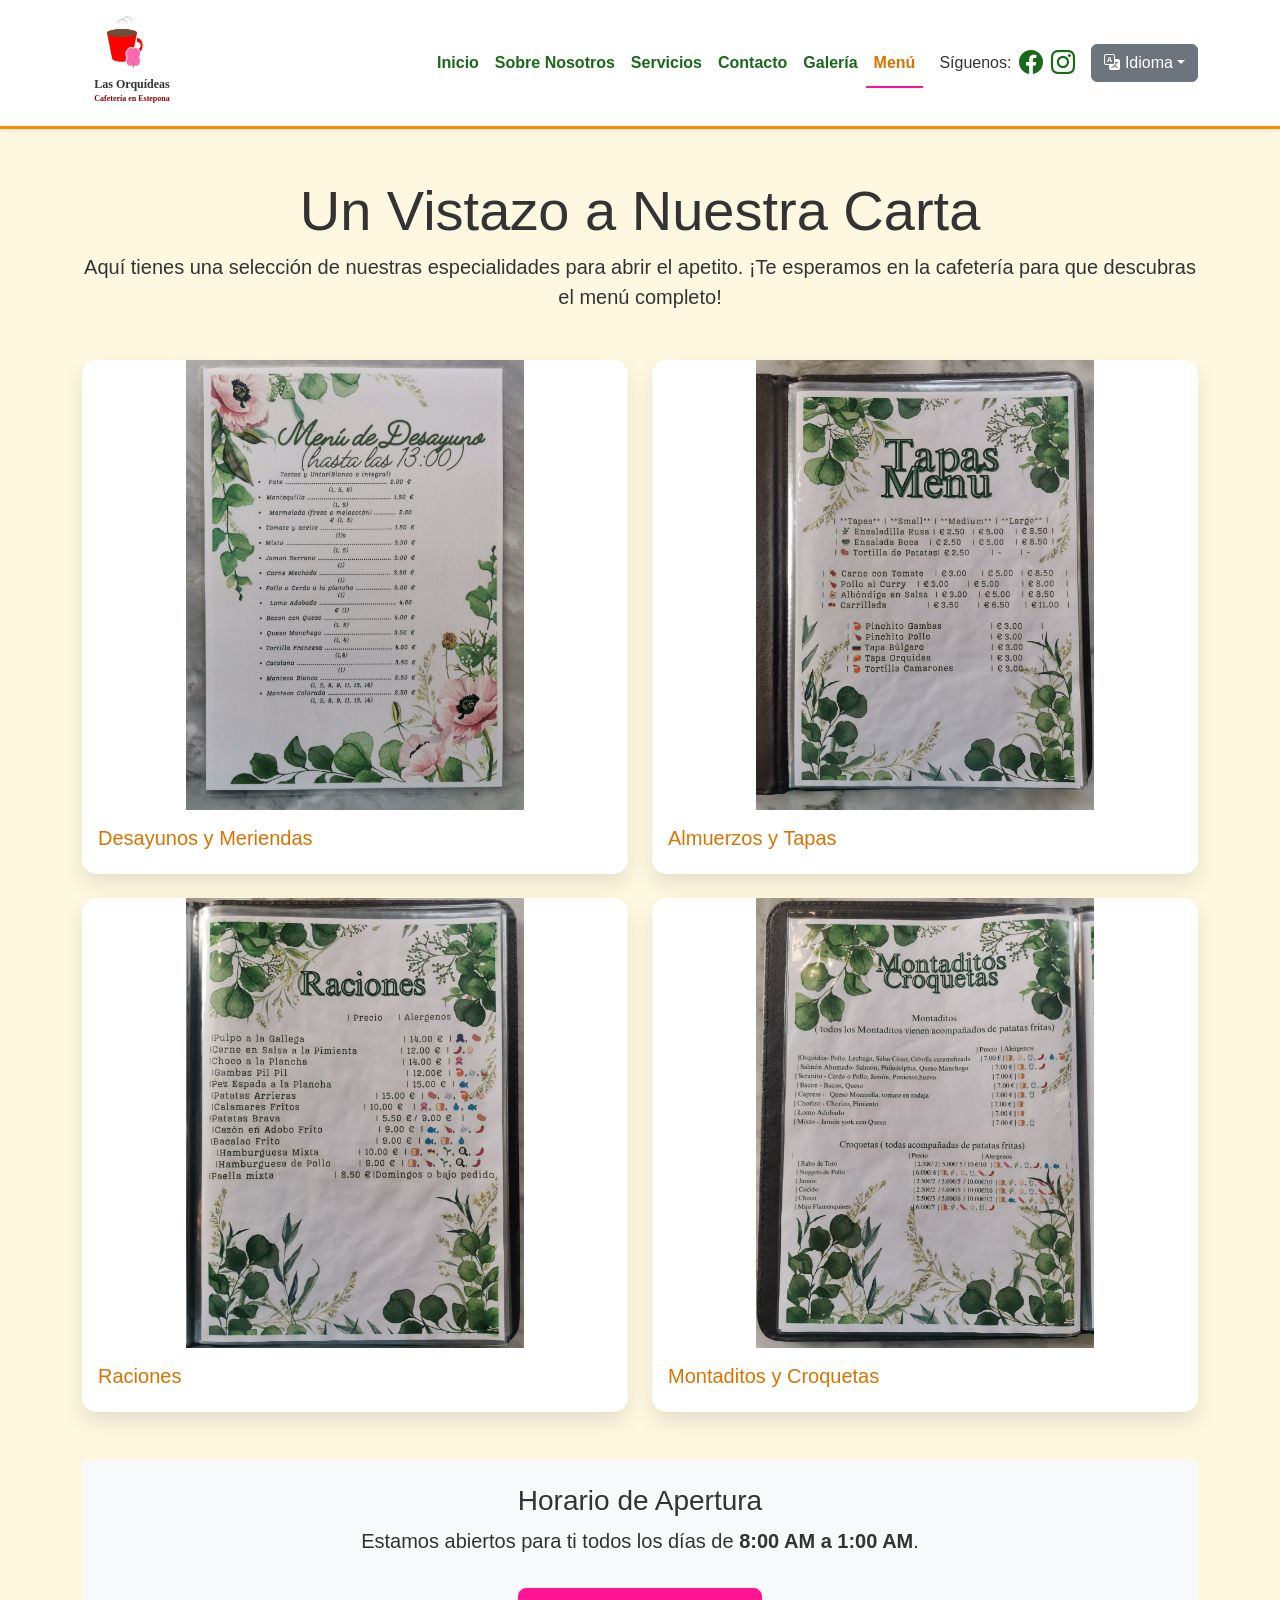
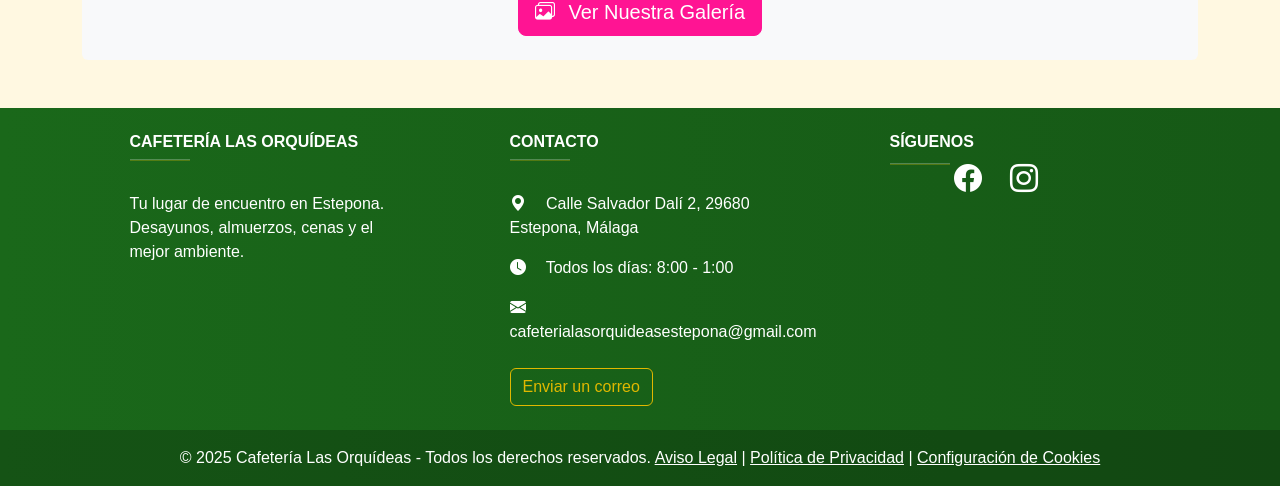
<file: menu.html>
<!DOCTYPE html>
<html lang="es">
<head>
    <meta charset="UTF-8">
    <meta name="viewport" content="width=device-width, initial-scale=1.0">
    <title>Menú - Cafetería Las Orquídeas</title>
    <meta name="description" content="Echa un vistazo a la carta de Cafetería Las Orquídeas. Una selección de desayunos, tapas, raciones y especialidades para disfrutar en Estepona.">
    <meta name="keywords" content="menú cafetería, carta, tapas, raciones, desayunos, platos, comida española, Estepona">
    <meta name="author" content="Cafetería Las Orquídeas">
    <link href="https://cdn.jsdelivr.net/npm/bootstrap@5.3.3/dist/css/bootstrap.min.css" rel="stylesheet">
    <link rel="stylesheet" href="https://cdn.jsdelivr.net/npm/bootstrap-icons@1.11.3/font/bootstrap-icons.min.css">
    <link rel="stylesheet" href="css/style.css">
    <!-- Schema Markup (JSON-LD) para la página -->
    <script type="application/ld+json">
    {
      "@context": "https://schema.org",
      "@type": "Menu",
      "name": "Menú - Cafetería Las Orquídeas"
    }
    </script>
</head>
<body>

    <!-- Header y Menú de Navegación -->
    <header class="sticky-top">
        <nav class="navbar navbar-expand-lg navbar-light bg-light shadow-sm">
            <div class="container">
                <a class="navbar-brand" href="index.html">
                    <img src="imagenes/logo.svg" alt="Logo Cafetería Las Orquídeas" width="100">
                </a>
                <button class="navbar-toggler" type="button" data-bs-toggle="collapse" data-bs-target="#navbarNav" aria-controls="navbarNav" aria-expanded="false" aria-label="Toggle navigation">
                    <span class="navbar-toggler-icon"></span>
                </button>
                <div class="collapse navbar-collapse" id="navbarNav">
                    <ul class="navbar-nav ms-auto">
                        <li class="nav-item"><a class="nav-link" href="index.html" data-i18n="nav_home">Inicio</a></li>
                        <li class="nav-item"><a class="nav-link" href="sobre-nosotros.html" data-i18n="nav_about">Sobre Nosotros</a></li>
                        <li class="nav-item"><a class="nav-link" href="servicios.html" data-i18n="nav_services">Servicios</a></li>
                        <li class="nav-item"><a class="nav-link" href="contacto.html" data-i18n="nav_contact">Contacto</a></li>
                        <li class="nav-item"><a class="nav-link" href="galeria.html" data-i18n="nav_gallery">Galería</a></li>
                        <li class="nav-item"><a class="nav-link active" href="menu.html" data-i18n="nav_menu">Menú</a></li>
                    </ul>
                    <div class="d-flex align-items-center ms-lg-3 mt-2 mt-lg-0">
                        <span class="me-2" data-i18n="follow_us">Síguenos:</span>
                        <a href="https://www.facebook.com/share/1Si8FLVas2/" target="_blank" class="nav-link me-2"><i class="bi bi-facebook fs-4"></i></a>
                        <a href="https://www.instagram.com/cafeterialasorquideas?igsh=MTlsajF0eG0wczdncg==" target="_blank" class="nav-link"><i class="bi bi-instagram fs-4"></i></a>
                    </div>
                    <!-- Selector de idioma -->
                    <div class="dropdown ms-lg-3 mt-2 mt-lg-0">
                        <button class="btn btn-secondary dropdown-toggle" type="button" id="language-switcher" data-bs-toggle="dropdown" aria-expanded="false" data-i18n="language_button">
                            <i class="bi bi-translate"></i> Idioma
                        </button>
                        <ul class="dropdown-menu" aria-labelledby="language-switcher">
                            <li><a class="dropdown-item" href="#" data-lang="es">Español</a></li>
                            <li><a class="dropdown-item" href="#" data-lang="en">English</a></li>
                        </ul>
                    </div>
                </div>
            </div>
        </nav>
    </header>

    <main class="container my-5">
        <div class="text-center mb-5">
            <h1 class="display-4" data-i18n="menu_title">Un Vistazo a Nuestra Carta</h1>
            <p class="lead" data-i18n="menu_subtitle">Aquí tienes una selección de nuestras especialidades para abrir el apetito. ¡Te esperamos en la cafetería para que descubras el menú completo!</p>
        </div>

        <div class="row row-cols-1 row-cols-md-2 g-4">
            <div class="col">
                <div class="card service-card h-100">
                    <img src="imagenes/desayuno.jpg" class="card-img-top" alt="Menú de desayuno de la cafetería" style="height: 450px; object-fit: contain; background-color: white;" loading="lazy" decoding="async">
                    <div class="card-body">
                        <h5 class="card-title" data-i18n="services_breakfast_title">Desayunos y Meriendas</h5>
                    </div>
                </div>
            </div>
            <div class="col">
                <div class="card service-card h-100">
                    <img src="imagenes/tapas.jpg" class="card-img-top" alt="Menú de tapas de la cafetería" style="height: 450px; object-fit: contain; background-color: white;" loading="lazy" decoding="async">
                    <div class="card-body">
                        <h5 class="card-title" data-i18n="services_lunch_title">Tapas y Almuerzos</h5>
                    </div>
                </div>
            </div>
            <div class="col">
                <div class="card service-card h-100">
                    <img src="imagenes/raciones.jpg" class="card-img-top" alt="Menú de raciones de la cafetería" style="height: 450px; object-fit: contain; background-color: white;" loading="lazy" decoding="async">
                    <div class="card-body">
                        <h5 class="card-title" data-i18n="menu_raciones_title">Raciones</h5>
                    </div>
                </div>
            </div>
            <div class="col">
                <div class="card service-card h-100">
                    <img src="imagenes/montaditos_croquetas.jpg" class="card-img-top" alt="Menú de montaditos y croquetas de la cafetería" style="height: 450px; object-fit: contain; background-color: white;" loading="lazy" decoding="async">
                    <div class="card-body">
                        <h5 class="card-title" data-i18n="menu_montaditos_croquetas_title">Montaditos y Croquetas</h5>
                    </div>
                </div>
            </div>
        </div>

        <div class="text-center mt-5 p-4 bg-light rounded">
            <h3 data-i18n="opening_hours_title">Horario de Apertura</h3>
            <p class="fs-5" data-i18n="opening_hours_text">Estamos abiertos para ti todos los días de <strong>8:00 AM a 1:00 AM</strong>.</p>
            <a href="galeria.html" class="btn btn-accent btn-lg mt-3" data-i18n="menu_gallery_button">
                <i class="bi bi-images me-2"></i>Ver Nuestra Galería
            </a>
        </div>
    </main>

    <!-- Footer -->
    <footer class="bg-dark text-white pt-4">
        <!-- El contenido del footer es idéntico al de las otras páginas, puedes copiarlo de index.html -->
        <div class="container text-center text-md-start">
            <div class="row">
                <div class="col-md-4 col-lg-3 mx-auto mb-4">
                    <h6 class="text-uppercase fw-bold" data-i18n="footer_title">Cafetería Las Orquídeas</h6>
                    <hr class="mb-4 mt-0 d-inline-block mx-auto" style="width: 60px; background-color: #ffc107; height: 2px"/>
                    <p data-i18n="footer_description">Tu lugar de encuentro en Estepona. Desayunos, almuerzos, cenas y el mejor ambiente.</p>
                </div>
                <div class="col-md-4 col-lg-3 mx-auto mb-4">
                    <h6 class="text-uppercase fw-bold" data-i18n="footer_contact_title">Contacto</h6>
                    <hr class="mb-4 mt-0 d-inline-block mx-auto" style="width: 60px; background-color: #ffc107; height: 2px"/>
                    <p data-i18n="footer_contact_address"><i class="bi bi-geo-alt-fill me-3"></i>Calle Salvador Dalí 2, 29680 Estepona, Málaga</p>
                    <p data-i18n="footer_contact_hours"><i class="bi bi-clock-fill me-3"></i>Todos los días: 8:00 - 1:00</p>
                    <p><i class="bi bi-envelope-fill me-3"></i>cafeterialasorquideasestepona@gmail.com</p>
                    <a href="mailto:cafeterialasorquideasestepona@gmail.com" class="btn btn-outline-warning mt-2" data-i18n="footer_contact_email_button">Enviar un correo</a>
                </div>
                <div class="col-md-4 col-lg-3 mx-auto mb-md-0 mb-4">
                    <h6 class="text-uppercase fw-bold" data-i18n="footer_follow_title">Síguenos</h6>
                    <hr class="mb-4 mt-0 d-inline-block mx-auto" style="width: 60px; background-color: #ffc107; height: 2px"/>
                    <a href="https://www.facebook.com/share/1Si8FLVas2/" target="_blank" class="text-white me-4 fs-3"><i class="bi bi-facebook"></i></a>
                    <a href="https://www.instagram.com/cafeterialasorquideas?igsh=MTlsajF0eG0wczdncg==" target="_blank" class="text-white fs-3"><i class="bi bi-instagram"></i></a>
                </div>
            </div>
        </div>
        <div class="text-center p-3" style="background-color: rgba(0, 0, 0, 0.2);">
            <span data-i18n="footer_copyright">© 2025 Cafetería Las Orquídeas - Todos los derechos reservados.</span>
            <a class="text-white" href="aviso-legal.html" data-i18n="footer_legal">Aviso Legal</a> |
            <a class="text-white" href="politica-privacidad.html" data-i18n="footer_privacy">Política de Privacidad</a> |
            <a class="text-white" href="configurar-cookies.html" id="cookie-settings" data-i18n="footer_cookies_settings">Configuración de Cookies</a>
        </div>
    </footer>

    <script src="https://cdn.jsdelivr.net/npm/bootstrap@5.3.3/dist/js/bootstrap.bundle.min.js"></script>
    <script src="js/main.js"></script>
</body>
</html>
</file>
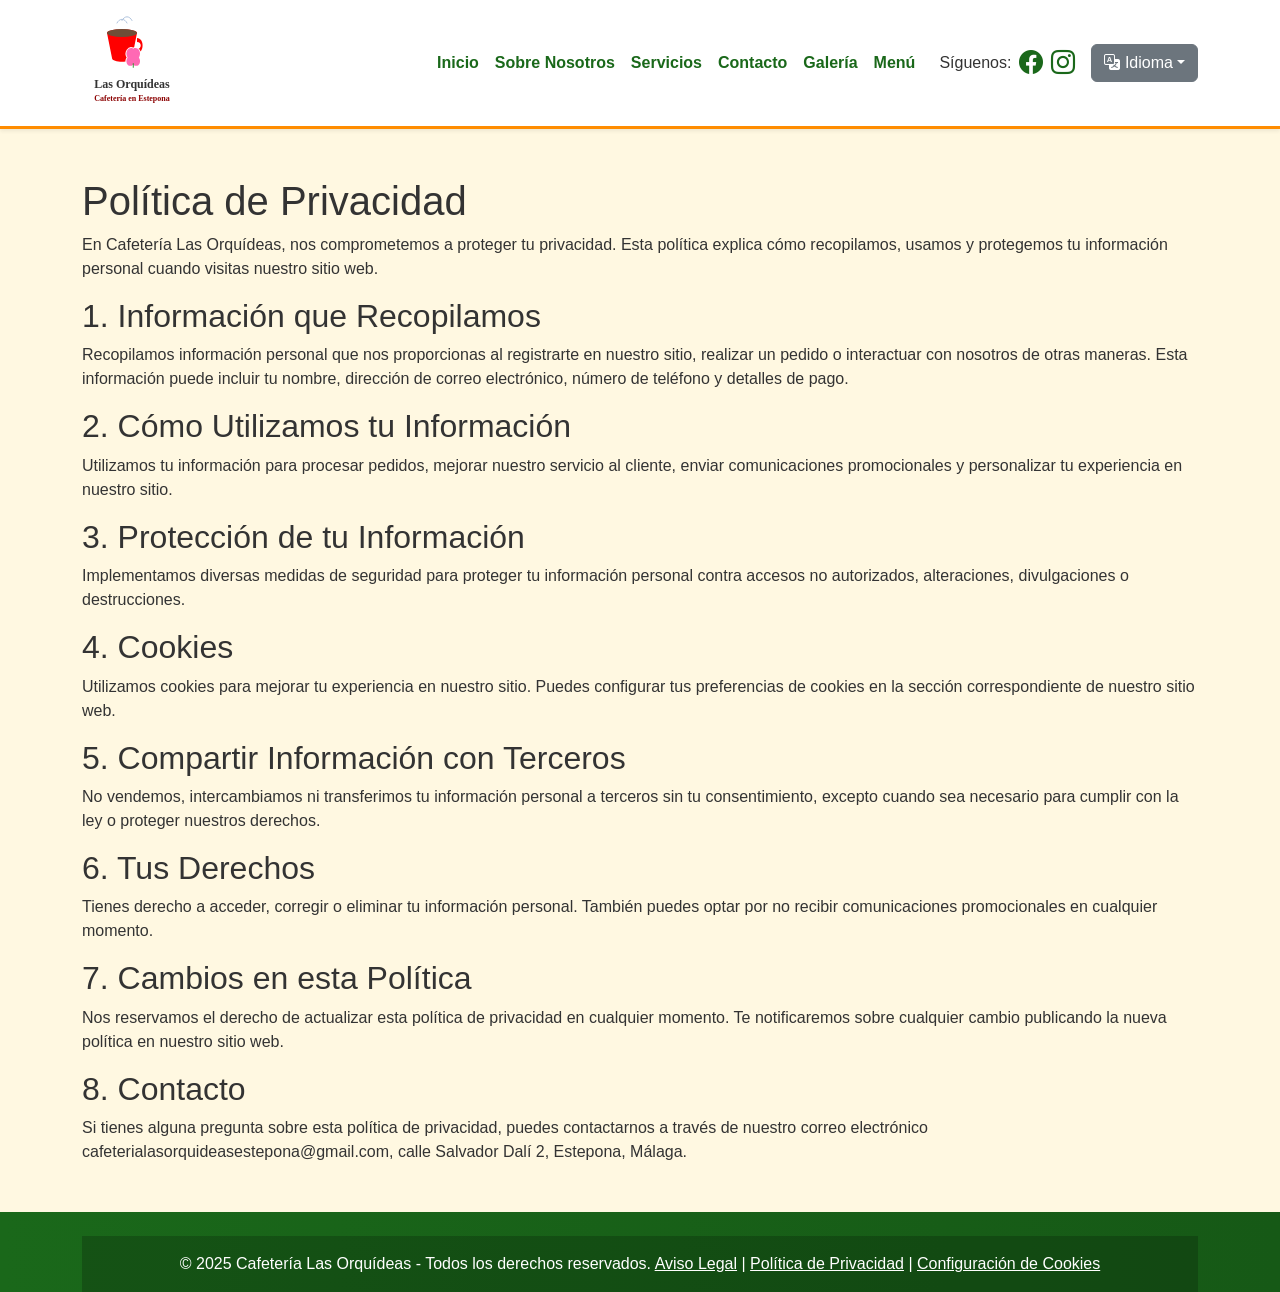
<file: politica-privacidad.html>
<!DOCTYPE html>
<html lang="es">
<head>
    <meta charset="UTF-8">
    <meta name="viewport" content="width=device-width, initial-scale=1.0">
    <title>Política de Privacidad - Cafetería Las Orquídeas</title>
    <link href="https://cdn.jsdelivr.net/npm/bootstrap@5.3.3/dist/css/bootstrap.min.css" rel="stylesheet">
    <link rel="stylesheet" href="https://cdn.jsdelivr.net/npm/bootstrap-icons@1.11.3/font/bootstrap-icons.min.css">
    <link rel="stylesheet" href="css/style.css">
</head>
<body>
    <!-- Header y Menú de Navegación -->
    <header class="sticky-top">
        <nav class="navbar navbar-expand-lg navbar-light bg-light shadow-sm">
            <div class="container">
                <a class="navbar-brand" href="index.html">
                    <img src="imagenes/logo.svg" alt="Logo Cafetería Las Orquídeas" width="100">
                </a>
                <button class="navbar-toggler" type="button" data-bs-toggle="collapse" data-bs-target="#navbarNav" aria-controls="navbarNav" aria-expanded="false" aria-label="Toggle navigation">
                    <span class="navbar-toggler-icon"></span>
                </button>
                <div class="collapse navbar-collapse" id="navbarNav">
                    <ul class="navbar-nav ms-auto">
                        <li class="nav-item"><a class="nav-link" href="index.html" data-i18n="nav_home">Inicio</a></li>
                        <li class="nav-item"><a class="nav-link" href="sobre-nosotros.html" data-i18n="nav_about">Sobre Nosotros</a></li>
                        <li class="nav-item"><a class="nav-link" href="servicios.html" data-i18n="nav_services">Servicios</a></li>
                        <li class="nav-item"><a class="nav-link" href="contacto.html" data-i18n="nav_contact">Contacto</a></li>
                        <li class="nav-item"><a class="nav-link" href="galeria.html" data-i18n="nav_gallery">Galería</a></li>
                        <li class="nav-item"><a class="nav-link" href="menu.html" data-i18n="nav_menu">Menú</a></li>
                    </ul>
                    <div class="d-flex align-items-center ms-lg-3 mt-2 mt-lg-0">
                        <span class="me-2" data-i18n="follow_us">Síguenos:</span>
                        <a href="https://www.facebook.com/share/1Si8FLVas2/" target="_blank" class="nav-link me-2"><i class="bi bi-facebook fs-4"></i></a>
                        <a href="https://www.instagram.com/cafeterialasorquideas?igsh=MTlsajF0eG0wczdncg==" target="_blank" class="nav-link"><i class="bi bi-instagram fs-4"></i></a>
                    </div>
                    <!-- Selector de idioma -->
                    <div class="dropdown ms-lg-3 mt-2 mt-lg-0">
                        <button class="btn btn-secondary dropdown-toggle" type="button" id="language-switcher" data-bs-toggle="dropdown" aria-expanded="false" data-i18n="language_button">
                            <i class="bi bi-translate"></i> Idioma
                        </button>
                        <ul class="dropdown-menu" aria-labelledby="language-switcher">
                            <li><a class="dropdown-item" href="#" data-lang="es">Español</a></li>
                            <li><a class="dropdown-item" href="#" data-lang="en">English</a></li>
                        </ul>
                    </div>
                </div>
            </div>
        </nav>
    </header>

    <main class="container my-5">
        <h1 data-i18n="privacy_policy_title">Política de Privacidad</h1>
        <p data-i18n="privacy_policy_p1">En Cafetería Las Orquídeas, nos comprometemos a proteger tu privacidad. Esta política explica cómo recopilamos, usamos y protegemos tu información personal cuando visitas nuestro sitio web.</p>
        <h2 data-i18n="privacy_policy_h2_info">1. Información que Recopilamos</h2>
        <p data-i18n="privacy_policy_p2_info">Recopilamos información personal que nos proporcionas al registrarte en nuestro sitio, realizar un pedido o interactuar con nosotros de otras maneras. Esta información puede incluir tu nombre, dirección de correo electrónico, número de teléfono y detalles de pago.</p>
        <h2 data-i18n="privacy_policy_h2_use">2. Cómo Utilizamos tu Información</h2>
        <p data-i18n="privacy_policy_p3_use">Utilizamos tu información para procesar pedidos, mejorar nuestro servicio al cliente, enviar comunicaciones promocionales y personalizar tu experiencia en nuestro sitio.</p>
        <h2 data-i18n="privacy_policy_h2_protection">3. Protección de tu Información</h2>
        <p data-i18n="privacy_policy_p4_protection">Implementamos diversas medidas de seguridad para proteger tu información personal contra accesos no autorizados, alteraciones, divulgaciones o destrucciones.</p>
        <h2 data-i18n="privacy_policy_h2_cookies">4. Cookies</h2>
        <p data-i18n="privacy_policy_p5_cookies">Utilizamos cookies para mejorar tu experiencia en nuestro sitio. Puedes configurar tus preferencias de cookies en la sección correspondiente de nuestro sitio web.</p>
        <h2 data-i18n="privacy_policy_h2_sharing">5. Compartir Información con Terceros</h2>
        <p data-i18n="privacy_policy_p6_sharing">No vendemos, intercambiamos ni transferimos tu información personal a terceros sin tu consentimiento, excepto cuando sea necesario para cumplir con la ley o proteger nuestros derechos.</p>
        <h2 data-i18n="privacy_policy_h2_rights">6. Tus Derechos</h2>
        <p data-i18n="privacy_policy_p7_rights">Tienes derecho a acceder, corregir o eliminar tu información personal. También puedes optar por no recibir comunicaciones promocionales en cualquier momento.</p>
        <h2 data-i18n="privacy_policy_h2_changes">7. Cambios en esta Política</h2>
        <p data-i18n="privacy_policy_p8_changes">Nos reservamos el derecho de actualizar esta política de privacidad en cualquier momento. Te notificaremos sobre cualquier cambio publicando la nueva política en nuestro sitio web.</p>
        <h2 data-i18n="privacy_policy_h2_contact">8. Contacto</h2>
        <p data-i18n="privacy_policy_p9_contact">Si tienes alguna pregunta sobre esta política de privacidad, puedes contactarnos a través de nuestro correo electrónico cafeterialasorquideasestepona@gmail.com, calle Salvador Dalí 2, Estepona, Málaga.</p>
    </main>

    <!-- Footer -->
    <footer class="bg-dark text-white pt-4">
        <div class="container text-center text-md-start">
            <div class="text-center p-3" style="background-color: rgba(0, 0, 0, 0.2);">
                <span data-i18n="footer_copyright">© 2025 Cafetería Las Orquídeas - Todos los derechos reservados.</span>
                <a class="text-white" href="aviso-legal.html" data-i18n="footer_legal">Aviso Legal</a> |
                <a class="text-white" href="politica-privacidad.html" data-i18n="footer_privacy">Política de Privacidad</a> |
                <a class="text-white" href="configurar-cookies.html" id="cookie-settings" data-i18n="footer_cookies_settings">Configuración de Cookies</a>
            </div>
        </div>
    </footer>

    <script src="https://cdn.jsdelivr.net/npm/bootstrap@5.3.3/dist/js/bootstrap.bundle.min.js"></script>
    <script src="js/main.js"></script>
</body>
</html>
</file>
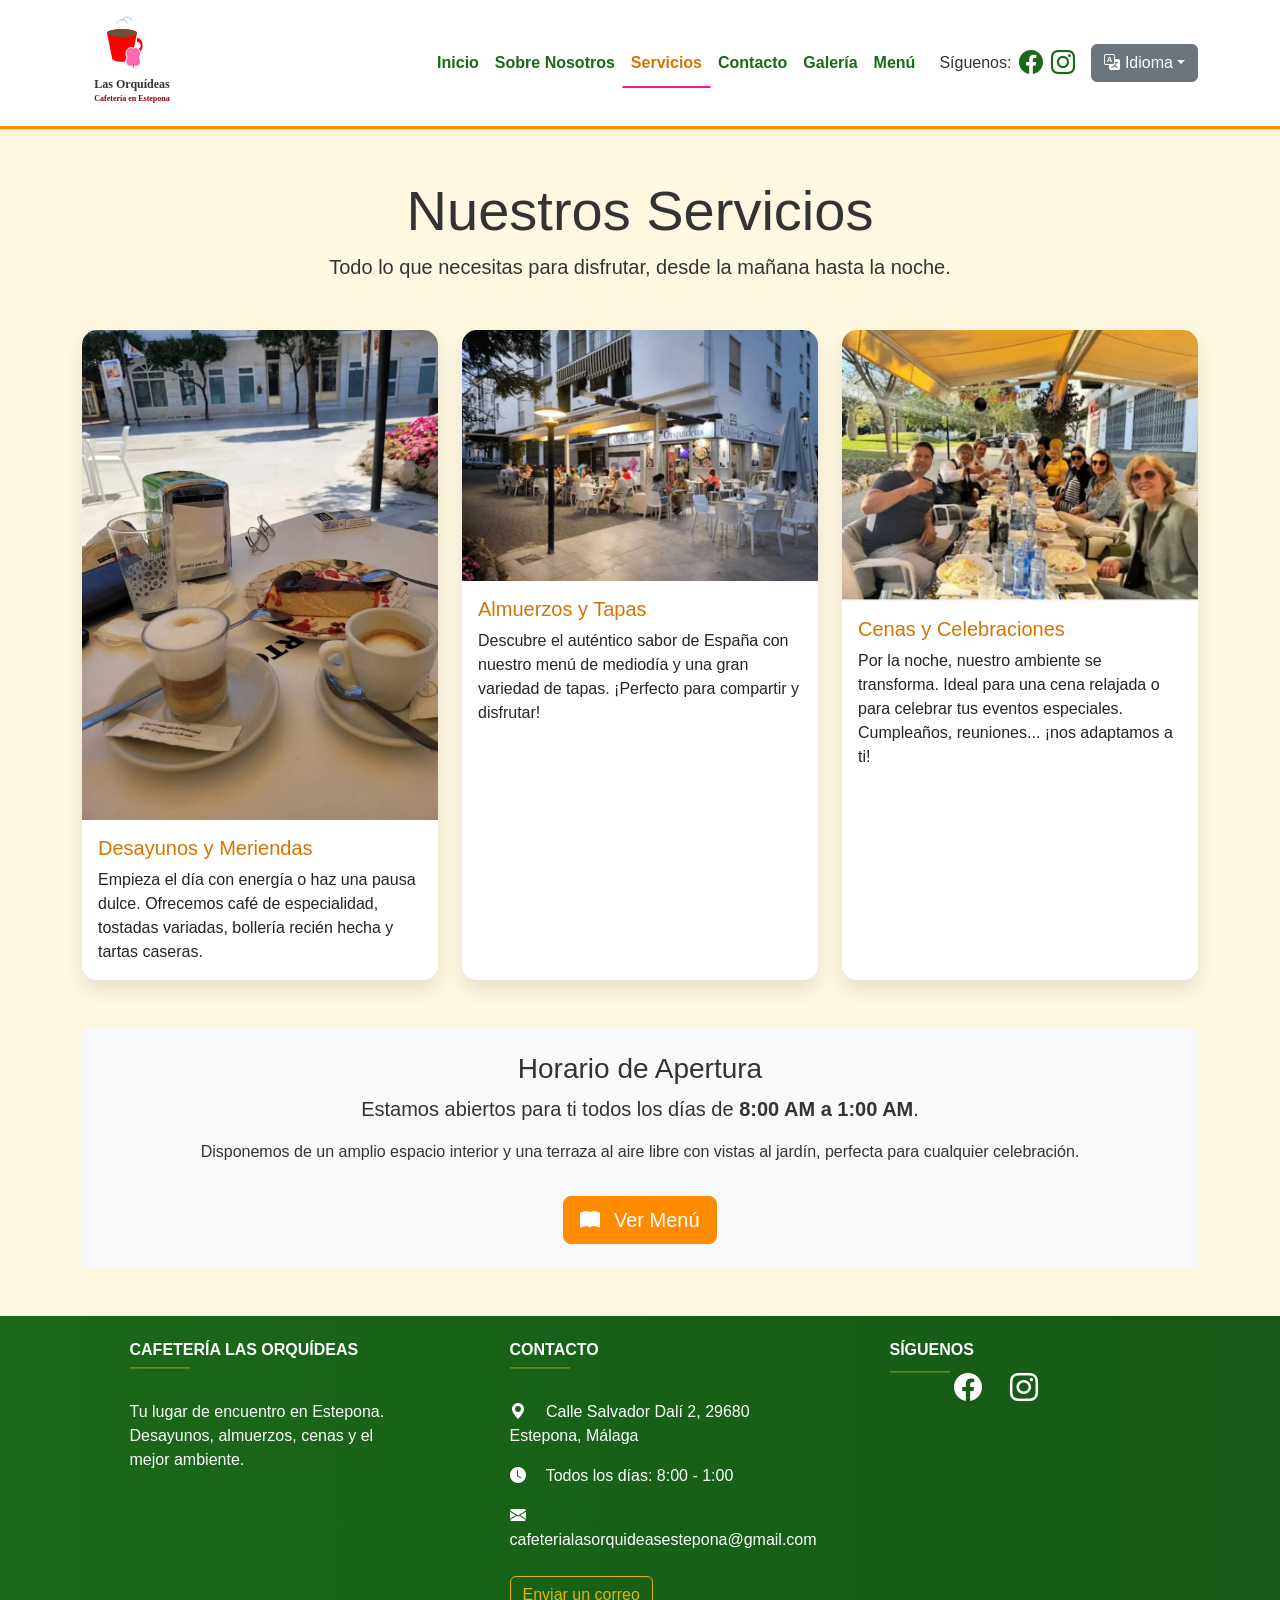
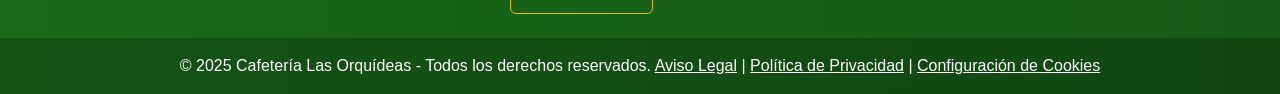
<file: servicios.html>
<!DOCTYPE html>
<html lang="es">
<head>
    <meta charset="UTF-8">
    <meta name="viewport" content="width=device-width, initial-scale=1.0">
    <title>Servicios - Cafetería Las Orquídeas</title>
    <meta name="description" content="Explora los servicios de Cafetería Las Orquídeas: desayunos y meriendas, almuerzos, tapas, cenas y celebraciones especiales en Estepona.">
    <meta name="keywords" content="servicios cafetería, desayunos, almuerzos, cenas, tapas, celebraciones, eventos Estepona">
    <meta name="author" content="Cafetería Las Orquídeas">
    <link href="https://cdn.jsdelivr.net/npm/bootstrap@5.3.3/dist/css/bootstrap.min.css" rel="stylesheet">
    <link rel="stylesheet" href="https://cdn.jsdelivr.net/npm/bootstrap-icons@1.11.3/font/bootstrap-icons.min.css">
    <link rel="stylesheet" href="css/style.css">
    <!-- Schema Markup (JSON-LD) para la página -->
    <script type="application/ld+json">
    {
      "@context": "https://schema.org",
      "@type": "WebPage",
      "name": "Servicios - Cafetería Las Orquídeas"
    }
    </script>
</head>
<body>

    <!-- Header y Menú de Navegación -->
    <header class="sticky-top">
        <nav class="navbar navbar-expand-lg navbar-light bg-light shadow-sm">
            <div class="container">
                <a class="navbar-brand" href="index.html">
                    <img src="imagenes/logo.svg" alt="Logo Cafetería Las Orquídeas" width="100">
                </a>
                <button class="navbar-toggler" type="button" data-bs-toggle="collapse" data-bs-target="#navbarNav" aria-controls="navbarNav" aria-expanded="false" aria-label="Toggle navigation">
                    <span class="navbar-toggler-icon"></span>
                </button>
                <div class="collapse navbar-collapse" id="navbarNav">
                    <ul class="navbar-nav ms-auto">
                        <li class="nav-item"><a class="nav-link" href="index.html" data-i18n="nav_home">Inicio</a></li>
                        <li class="nav-item"><a class="nav-link" href="sobre-nosotros.html" data-i18n="nav_about">Sobre Nosotros</a></li>
                        <li class="nav-item"><a class="nav-link active" href="servicios.html" data-i18n="nav_services">Servicios</a></li>
                        <li class="nav-item"><a class="nav-link" href="contacto.html" data-i18n="nav_contact">Contacto</a></li>
                        <li class="nav-item"><a class="nav-link" href="galeria.html" data-i18n="nav_gallery">Galería</a></li>
                        <li class="nav-item"><a class="nav-link" href="menu.html" data-i18n="nav_menu">Menú</a></li>
                    </ul>
                    <div class="d-flex align-items-center ms-lg-3 mt-2 mt-lg-0">
                        <span class="me-2" data-i18n="follow_us">Síguenos:</span>
                        <a href="https://www.facebook.com/share/1Si8FLVas2/" target="_blank" class="nav-link me-2"><i class="bi bi-facebook fs-4"></i></a>
                        <a href="https://www.instagram.com/cafeterialasorquideas?igsh=MTlsajF0eG0wczdncg==" target="_blank" class="nav-link"><i class="bi bi-instagram fs-4"></i></a>
                    </div>
                    <!-- Selector de idioma -->
                    <div class="dropdown ms-lg-3 mt-2 mt-lg-0">
                        <button class="btn btn-secondary dropdown-toggle" type="button" id="language-switcher" data-bs-toggle="dropdown" aria-expanded="false" data-i18n="language_button">
                            <i class="bi bi-translate"></i> Idioma
                        </button>
                        <ul class="dropdown-menu" aria-labelledby="language-switcher">
                            <li><a class="dropdown-item" href="#" data-lang="es">Español</a></li>
                            <li><a class="dropdown-item" href="#" data-lang="en">English</a></li>
                        </ul>
                    </div>
                </div>
            </div>
        </nav>
    </header>

    <main class="container my-5">
        <div class="text-center mb-5">
            <h1 class="display-4" data-i18n="services_title">Nuestros Servicios</h1>
            <p class="lead" data-i18n="services_subtitle">Todo lo que necesitas para disfrutar, desde la mañana hasta la noche.</p>
        </div>

        <div class="row g-4">
            <div class="col-md-6 col-lg-4">
                <div class="card service-card h-100">
                    <img src="imagenes/cafeconpastel.webp" class="card-img-top" alt="Café y una porción de tarta de queso en la terraza" loading="lazy" decoding="async">
                    <div class="card-body">
                        <h5 class="card-title" data-i18n="services_breakfast_title">Desayunos y Meriendas</h5>
                        <p class="card-text" data-i18n="services_breakfast_text">Empieza el día con energía o haz una pausa dulce. Ofrecemos café de especialidad, tostadas variadas, bollería recién hecha y tartas caseras.</p>
                    </div>
                </div>
            </div>
            <div class="col-md-6 col-lg-4">
                <div class="card service-card h-100">
                    <img src="imagenes/cafeteria.webp" class="card-img-top" alt="Terraza de la cafetería por la noche con clientes en las mesas" loading="lazy" decoding="async">
                    <div class="card-body">
                        <h5 class="card-title" data-i18n="services_lunch_title">Almuerzos y Tapas</h5>
                        <p class="card-text" data-i18n="services_lunch_text">Descubre el auténtico sabor de España con nuestro menú de mediodía y una gran variedad de tapas. ¡Perfecto para compartir y disfrutar!</p>
                    </div>
                </div>
            </div>
            <div class="col-md-6 col-lg-4">
                <div class="card service-card h-100">
                    <img src="imagenes/celebrar.webp" class="card-img-top" alt="Grupo de personas celebrando en una mesa larga en la terraza" loading="lazy" decoding="async">
                    <div class="card-body">
                        <h5 class="card-title" data-i18n="services_dinner_title">Cenas y Celebraciones</h5>
                        <p class="card-text" data-i18n="services_dinner_text">Por la noche, nuestro ambiente se transforma. Ideal para una cena relajada o para celebrar tus eventos especiales. Cumpleaños, reuniones... ¡nos adaptamos a ti!</p>
                    </div>
                </div>
            </div>
        </div>

        <div class="text-center mt-5 p-4 bg-light rounded">
            <h3 data-i18n="opening_hours_title">Horario de Apertura</h3>
            <p class="fs-5" data-i18n="opening_hours_text">Estamos abiertos para ti todos los días de <strong>8:00 AM a 1:00 AM</strong>.</p>
            <p data-i18n="opening_hours_extra">Disponemos de un amplio espacio interior y una terraza al aire libre con vistas al jardín, perfecta para cualquier celebración.</p>
            <a href="menu.html" class="btn btn-primary btn-lg mt-3" data-i18n="view_menu_button">
                <i class="bi bi-book-fill me-2"></i>Ver Menú
            </a>
        </div>
    </main>

    <!-- Footer -->
    <footer class="bg-dark text-white pt-4">
        <div class="container text-center text-md-start">
            <div class="row">
                <div class="col-md-4 col-lg-3 mx-auto mb-4">
                    <h6 class="text-uppercase fw-bold" data-i18n="footer_title">Cafetería Las Orquídeas</h6>
                    <hr class="mb-4 mt-0 d-inline-block mx-auto" style="width: 60px; background-color: #ffc107; height: 2px"/>
                    <p data-i18n="footer_description">Tu lugar de encuentro en Estepona. Desayunos, almuerzos, cenas y el mejor ambiente.</p>
                </div>
                <div class="col-md-4 col-lg-3 mx-auto mb-4">
                    <h6 class="text-uppercase fw-bold" data-i18n="footer_contact_title">Contacto</h6>
                    <hr class="mb-4 mt-0 d-inline-block mx-auto" style="width: 60px; background-color: #ffc107; height: 2px"/>
                    <p data-i18n="footer_contact_address"><i class="bi bi-geo-alt-fill me-3"></i>Calle Salvador Dalí 2, 29680 Estepona, Málaga</p>
                    <p data-i18n="footer_contact_hours"><i class="bi bi-clock-fill me-3"></i>Todos los días: 8:00 - 1:00</p>
                    <p><i class="bi bi-envelope-fill me-3"></i>cafeterialasorquideasestepona@gmail.com</p>
                    <a href="mailto:cafeterialasorquideasestepona@gmail.com" class="btn btn-outline-warning mt-2" data-i18n="footer_contact_email_button">Enviar un correo</a>
                </div>
                <div class="col-md-4 col-lg-3 mx-auto mb-md-0 mb-4">
                    <h6 class="text-uppercase fw-bold" data-i18n="footer_follow_title">Síguenos</h6>
                    <hr class="mb-4 mt-0 d-inline-block mx-auto" style="width: 60px; background-color: #ffc107; height: 2px"/>
                    <a href="https://www.facebook.com/share/1Si8FLVas2/" target="_blank" class="text-white me-4 fs-3"><i class="bi bi-facebook"></i></a>
                    <a href="https://www.instagram.com/cafeterialasorquideas?igsh=MTlsajF0eG0wczdncg==" target="_blank" class="text-white fs-3"><i class="bi bi-instagram"></i></a>
                </div>
            </div>
        </div>
        <div class="text-center p-3" style="background-color: rgba(0, 0, 0, 0.2);">
            <span data-i18n="footer_copyright">© 2025 Cafetería Las Orquídeas - Todos los derechos reservados.</span>
            <a class="text-white" href="aviso-legal.html" data-i18n="footer_legal">Aviso Legal</a> |
            <a class="text-white" href="politica-privacidad.html" data-i18n="footer_privacy">Política de Privacidad</a> |
            <a class="text-white" href="configurar-cookies.html" id="cookie-settings" data-i18n="footer_cookies_settings">Configuración de Cookies</a>
        </div>
    </footer>

    <script src="https://cdn.jsdelivr.net/npm/bootstrap@5.3.3/dist/js/bootstrap.bundle.min.js"></script>
    <script src="js/main.js"></script>
</body>
</html>
</file>
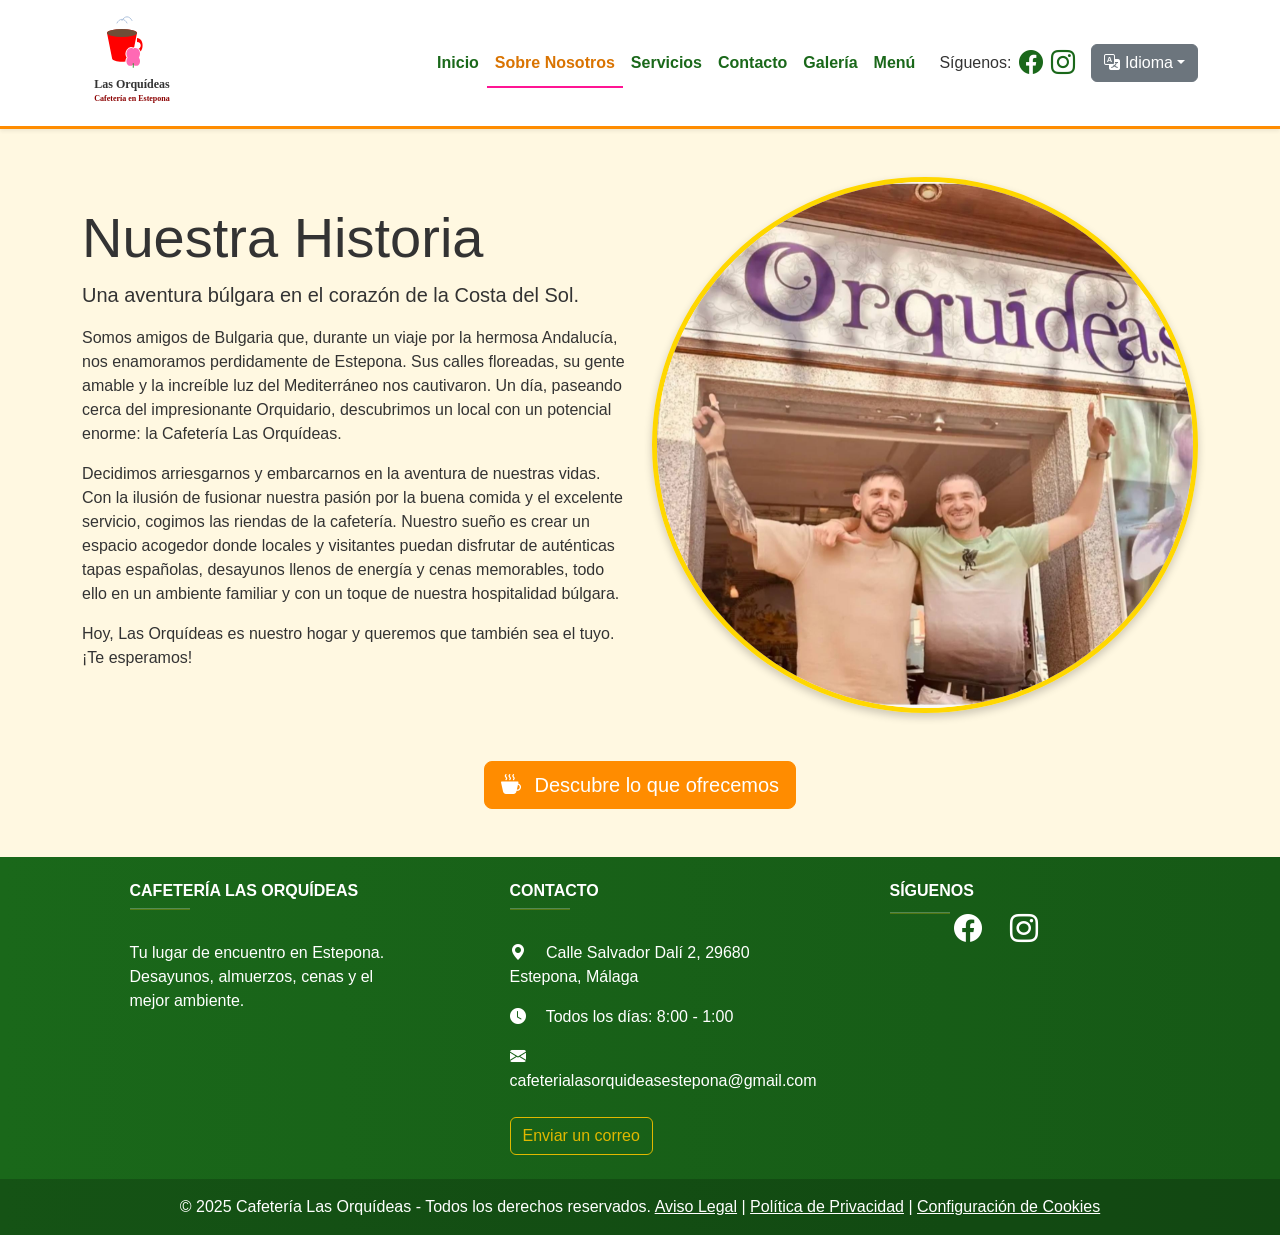
<file: sobre-nosotros.html>
<!DOCTYPE html>
<html lang="es">
<head>
    <meta charset="UTF-8">
    <meta name="viewport" content="width=device-width, initial-scale=1.0">
    <title>Sobre Nosotros - Cafetería Las Orquídeas</title>
    <meta name="description" content="Conoce la historia de Cafetería Las Orquídeas. Una aventura búlgara en el corazón de Estepona, fusionando la pasión por la buena comida y el servicio excelente.">
    <meta name="keywords" content="historia cafetería, sobre nosotros, equipo Las Orquídeas, hostelería Estepona, dueños búlgaros">
    <meta name="author" content="Cafetería Las Orquídeas">
    <link href="https://cdn.jsdelivr.net/npm/bootstrap@5.3.3/dist/css/bootstrap.min.css" rel="stylesheet">
    <link rel="stylesheet" href="https://cdn.jsdelivr.net/npm/bootstrap-icons@1.11.3/font/bootstrap-icons.min.css">
    <link rel="stylesheet" href="css/style.css">
    <!-- Schema Markup (JSON-LD) para la página -->
    <script type="application/ld+json">
    {
      "@context": "https://schema.org",
      "@type": "AboutPage",
      "name": "Sobre Nosotros - Cafetería Las Orquídeas"
    }
    </script>
</head>
<body>

    <!-- Header y Menú de Navegación -->
    <header class="sticky-top">
        <nav class="navbar navbar-expand-lg navbar-light bg-light shadow-sm">
            <div class="container">
                <a class="navbar-brand" href="index.html">
                    <img src="imagenes/logo.svg" alt="Logo Cafetería Las Orquídeas" width="100">
                </a>
                <button class="navbar-toggler" type="button" data-bs-toggle="collapse" data-bs-target="#navbarNav" aria-controls="navbarNav" aria-expanded="false" aria-label="Toggle navigation">
                    <span class="navbar-toggler-icon"></span>
                </button>
                <div class="collapse navbar-collapse" id="navbarNav">
                    <ul class="navbar-nav ms-auto">
                        <li class="nav-item"><a class="nav-link" href="index.html" data-i18n="nav_home">Inicio</a></li>
                        <li class="nav-item"><a class="nav-link active" href="sobre-nosotros.html" data-i18n="nav_about">Sobre Nosotros</a></li>
                        <li class="nav-item"><a class="nav-link" href="servicios.html" data-i18n="nav_services">Servicios</a></li>
                        <li class="nav-item"><a class="nav-link" href="contacto.html" data-i18n="nav_contact">Contacto</a></li>
                        <li class="nav-item"><a class="nav-link" href="galeria.html" data-i18n="nav_gallery">Galería</a></li>
                        <li class="nav-item"><a class="nav-link" href="menu.html" data-i18n="nav_menu">Menú</a></li>
                    </ul>
                    <div class="d-flex align-items-center ms-lg-3 mt-2 mt-lg-0">
                        <span class="me-2" data-i18n="follow_us">Síguenos:</span>
                        <a href="https://www.facebook.com/share/1Si8FLVas2/" target="_blank" class="nav-link me-2"><i class="bi bi-facebook fs-4"></i></a>
                        <a href="https://www.instagram.com/cafeterialasorquideas?igsh=MTlsajF0eG0wczdncg==" target="_blank" class="nav-link"><i class="bi bi-instagram fs-4"></i></a>
                    </div>
                    <!-- Selector de idioma -->
                    <div class="dropdown ms-lg-3 mt-2 mt-lg-0">
                        <button class="btn btn-secondary dropdown-toggle" type="button" id="language-switcher" data-bs-toggle="dropdown" aria-expanded="false" data-i18n="language_button">
                            <i class="bi bi-translate"></i> Idioma
                        </button>
                        <ul class="dropdown-menu" aria-labelledby="language-switcher">
                            <li><a class="dropdown-item" href="#" data-lang="es">Español</a></li>
                            <li><a class="dropdown-item" href="#" data-lang="en">English</a></li>
                        </ul>
                    </div>
                </div>
            </div>
        </nav>
    </header>

    <main class="container my-5">
        <div class="row align-items-center">
            <div class="col-lg-6">
                <h1 class="display-4" data-i18n="about_title">Nuestra Historia</h1>
                <p class="lead" data-i18n="about_subtitle">Una aventura búlgara en el corazón de la Costa del Sol.</p>
                <p data-i18n="about_p1">Somos amigos de Bulgaria que, durante un viaje por la hermosa Andalucía, nos enamoramos perdidamente de Estepona. Sus calles floreadas, su gente amable y la increíble luz del Mediterráneo nos cautivaron. Un día, paseando cerca del impresionante Orquidario, descubrimos un local con un potencial enorme: la Cafetería Las Orquídeas.</p>
                <p data-i18n="about_p2">Decidimos arriesgarnos y embarcarnos en la aventura de nuestras vidas. Con la ilusión de fusionar nuestra pasión por la buena comida y el excelente servicio, cogimos las riendas de la cafetería. Nuestro sueño es crear un espacio acogedor donde locales y visitantes puedan disfrutar de auténticas tapas españolas, desayunos llenos de energía y cenas memorables, todo ello en un ambiente familiar y con un toque de nuestra hospitalidad búlgara.</p>
                <p data-i18n="about_p3">Hoy, Las Orquídeas es nuestro hogar y queremos que también sea el tuyo. ¡Te esperamos!</p>
            </div>
            <div class="col-lg-6 text-center">
                <img src="imagenes/nuestroequipo.png" alt="El equipo de Las Orquídeas" class="img-fluid team-img" loading="lazy" decoding="async">
            </div>
        </div>

        <!-- Botón para ir a Servicios -->
        <div class="text-center mt-5">
            <a href="servicios.html" class="btn btn-primary btn-lg" data-i18n="about_button_services">
                <i class="bi bi-cup-hot-fill me-2"></i>Descubre lo que ofrecemos
            </a>
        </div>
    </main>

    <!-- Footer -->
    <footer class="bg-dark text-white pt-4">
        <div class="container text-center text-md-start">
            <div class="row">
                <div class="col-md-4 col-lg-3 mx-auto mb-4">
                    <h6 class="text-uppercase fw-bold" data-i18n="footer_title">Cafetería Las Orquídeas</h6>
                    <hr class="mb-4 mt-0 d-inline-block mx-auto" style="width: 60px; background-color: #ffc107; height: 2px"/>
                    <p data-i18n="footer_description">Tu lugar de encuentro en Estepona. Desayunos, almuerzos, cenas y el mejor ambiente.</p>
                </div>
                <div class="col-md-4 col-lg-3 mx-auto mb-4">
                    <h6 class="text-uppercase fw-bold" data-i18n="footer_contact_title">Contacto</h6>
                    <hr class="mb-4 mt-0 d-inline-block mx-auto" style="width: 60px; background-color: #ffc107; height: 2px"/>
                    <p data-i18n="footer_contact_address"><i class="bi bi-geo-alt-fill me-3"></i>Calle Salvador Dalí 2, 29680 Estepona, Málaga</p>
                    <p data-i18n="footer_contact_hours"><i class="bi bi-clock-fill me-3"></i>Todos los días: 8:00 - 1:00</p>
                    <p><i class="bi bi-envelope-fill me-3"></i>cafeterialasorquideasestepona@gmail.com</p>
                    <a href="mailto:cafeterialasorquideasestepona@gmail.com" class="btn btn-outline-warning mt-2" data-i18n="footer_contact_email_button">Enviar un correo</a>
                </div>
                <div class="col-md-4 col-lg-3 mx-auto mb-md-0 mb-4">
                    <h6 class="text-uppercase fw-bold" data-i18n="footer_follow_title">Síguenos</h6>
                    <hr class="mb-4 mt-0 d-inline-block mx-auto" style="width: 60px; background-color: #ffc107; height: 2px"/>
                    <a href="https://www.facebook.com/share/1Si8FLVas2/" target="_blank" class="text-white me-4 fs-3"><i class="bi bi-facebook"></i></a>
                    <a href="https://www.instagram.com/cafeterialasorquideas?igsh=MTlsajF0eG0wczdncg==" target="_blank" class="text-white fs-3"><i class="bi bi-instagram"></i></a>
                </div>
            </div>
        </div>
        <div class="text-center p-3" style="background-color: rgba(0, 0, 0, 0.2);">
            <span data-i18n="footer_copyright">© 2025 Cafetería Las Orquídeas - Todos los derechos reservados.</span>
            <a class="text-white" href="aviso-legal.html" data-i18n="footer_legal">Aviso Legal</a> |
            <a class="text-white" href="politica-privacidad.html" data-i18n="footer_privacy">Política de Privacidad</a> |
            <a class="text-white" href="configurar-cookies.html" id="cookie-settings" data-i18n="footer_cookies_settings">Configuración de Cookies</a>
        </div>
    </footer>

    <script src="https://cdn.jsdelivr.net/npm/bootstrap@5.3.3/dist/js/bootstrap.bundle.min.js"></script>
    <script src="js/main.js"></script>
</body>
</html>
</file>
<file: css/style.css>
:root {
    --primary-color: #FF8C00; /* Naranja original */
    --primary-darker: #D97300; /* Naranja oscuro para contraste */
    --secondary-color: #FFD700; /* Amarillo original */
    --secondary-darker: #E0B800; /* Amarillo oscuro para contraste */
    --accent-color: #FF1493; /* Fucsia */
    --text-color: #333;
    --bg-color: #FFF8E1; /* Crema claro */
    --dark-green: #1A681A; /* Verde oscuro para contraste */
}

body {
    font-family: 'Segoe UI', Tahoma, Geneva, Verdana, sans-serif;
    color: var(--text-color);
    background-color: var(--bg-color);
}

.navbar {
    background-color: #ffffff !important;
    border-bottom: 3px solid var(--primary-color);
}

.navbar-brand img {
    transition: transform 0.3s ease;
}

.navbar-brand img:hover {
    transform: scale(1.1);
}

.nav-link {
    color: var(--dark-green) !important;
    font-weight: bold;
    position: relative;
    transition: color 0.3s;
}

.nav-link:hover, .nav-link.active, .nav-link:focus-visible {
    color: var(--primary-darker) !important;
    outline: none; /* Quitamos el outline por defecto para usar el nuestro */
}

.nav-link::after {
    content: '';
    position: absolute;
    width: 0;
    height: 2px;
    bottom: -5px;
    left: 50%;
    transform: translateX(-50%);
    background-color: var(--accent-color);
    transition: width 0.3s;
}

.nav-link:hover::after, .nav-link.active::after, .nav-link:focus-visible::after {
    width: 100%;
}

.carousel-item img {
    height: 60vh;
    object-fit: cover;
    filter: brightness(0.7);
}

.carousel-caption {
    background: rgba(0, 0, 0, 0.5);
    border-radius: 10px;
    padding: 20px;
    /* Sombra para garantizar la legibilidad sobre cualquier imagen */
    text-shadow: 1px 1px 3px rgba(0,0,0,0.7);
}
/* Ajustes para que el texto del carrusel se vea bien en móviles */
@media (max-width: 767px) {
    .carousel-caption {
        padding: 10px;
        bottom: 10px; /* Sube un poco el texto para que no quede tan abajo */
    }
    .carousel-caption h5 {
        font-size: 1.1rem; /* Reduce el tamaño del título */
    }
}

.btn-primary {
    background-color: var(--primary-color);
    border-color: var(--primary-color);
    transition: background-color 0.3s, transform 0.3s;
}

.btn-primary:hover, .btn-primary:focus-visible {
    background-color: var(--accent-color);
    border-color: var(--accent-color);
    transform: translateY(-2px);
    outline: 2px solid var(--accent-color); /* Añadimos un outline visible */
}

.btn-outline-warning {
    color: var(--secondary-darker);
    border-color: var(--secondary-darker);
}

.btn-outline-warning:hover, .btn-outline-warning:focus-visible {
    color: #fff;
    background-color: var(--secondary-darker);
    outline: 2px solid var(--secondary-darker);
}

/* Botón de color fucsia (accent) */
.btn-accent {
    background-color: var(--accent-color);
    border-color: var(--accent-color);
    color: white;
    transition: background-color 0.3s, transform 0.3s;
}

.btn-accent:hover, .btn-accent:focus-visible {
    background-color: #d11281; /* Un fucsia un poco más oscuro */
    border-color: #d11281;
    transform: translateY(-2px);
    outline: 2px solid #d11281;
}

footer {
    background: linear-gradient(to right, var(--dark-green), #165916);
}

footer .text-white {
    transition: color 0.3s;
}

footer a.text-white:hover, footer a.text-white:focus-visible {
    color: #ffffff !important; /* Mantenemos el blanco en hover para máxima legibilidad */
    text-decoration: underline; /* Subrayado para indicar foco */
}

/* Estilos para el banner de cookies */
#cookie-banner {
  position: fixed;
  bottom: 0;
  left: 0;
  width: 100%;  
  background-color: var(--dark-green);
  color: white;
  border-top: 2px solid var(--secondary-color);
  text-align: center;
  padding: 15px;
  z-index: 1050;
  font-size: 14px;
  display: none; /* oculto por defecto hasta que main.js lo muestre */
}

.cookie-text a {
  margin-left: 5px;
}

#cookie-banner a {
  color: var(--secondary-darker);
  text-decoration: underline;
}

.cookie-buttons {
  margin-top: 10px;
}

.cookie-btn {
  background-color: var(--primary-color);
  color: white;
  border: none;
  padding: 8px 20px;
  margin: 0 5px;
  cursor: pointer;
  border-radius: 5px;
  transition: background-color 0.3s;
}

.cookie-btn:hover, .cookie-btn:focus-visible {
  background-color: #FF4500;
  outline: 2px solid white;
  outline-offset: 2px;
}

/* Estilo de foco para el selector de idioma */
.dropdown-toggle:focus-visible {
    box-shadow: 0 0 0 0.25rem var(--primary-darker);
}


/* Estilos para la página Sobre Nosotros */
.team-img {
    border-radius: 50%;
    border: 5px solid var(--secondary-color);
    box-shadow: 0 4px 8px rgba(0,0,0,0.2);
}

/* Estilos para la página de Servicios */
.service-card {
    border: none;
    border-radius: 15px;
    overflow: hidden;
    box-shadow: 0 10px 20px rgba(0,0,0,0.1);
    transition: transform 0.3s;
}

.service-card:hover {
    transform: translateY(-10px);
}

.service-card .card-body {
    background-color: white;
}

.service-card .card-title {
    color: var(--primary-darker);
}

/* Estilos para la página de Contacto */
#map {
    height: 400px;
    border-radius: 15px;
    border: 3px solid var(--primary-color);
}

/* Estilos para la página de Galería */
.gallery-img {
    width: 100%;
    height: 250px;
    object-fit: cover;
    border-radius: 10px;
    box-shadow: 0 4px 8px rgba(0,0,0,0.15);
    transition: transform 0.3s ease, box-shadow 0.3s ease;
}
.gallery-img:hover {
    transform: scale(1.05);
    box-shadow: 0 8px 16px rgba(0,0,0,0.25);
}

/* Aumenta el área táctil de los iconos de redes sociales */
.social-icon {
    display: inline-block;
    padding: 0.5rem; /* 8px de padding alrededor del icono */
    line-height: 1; /* Asegura que el padding no cree espacio extra vertical */
}
</file>
